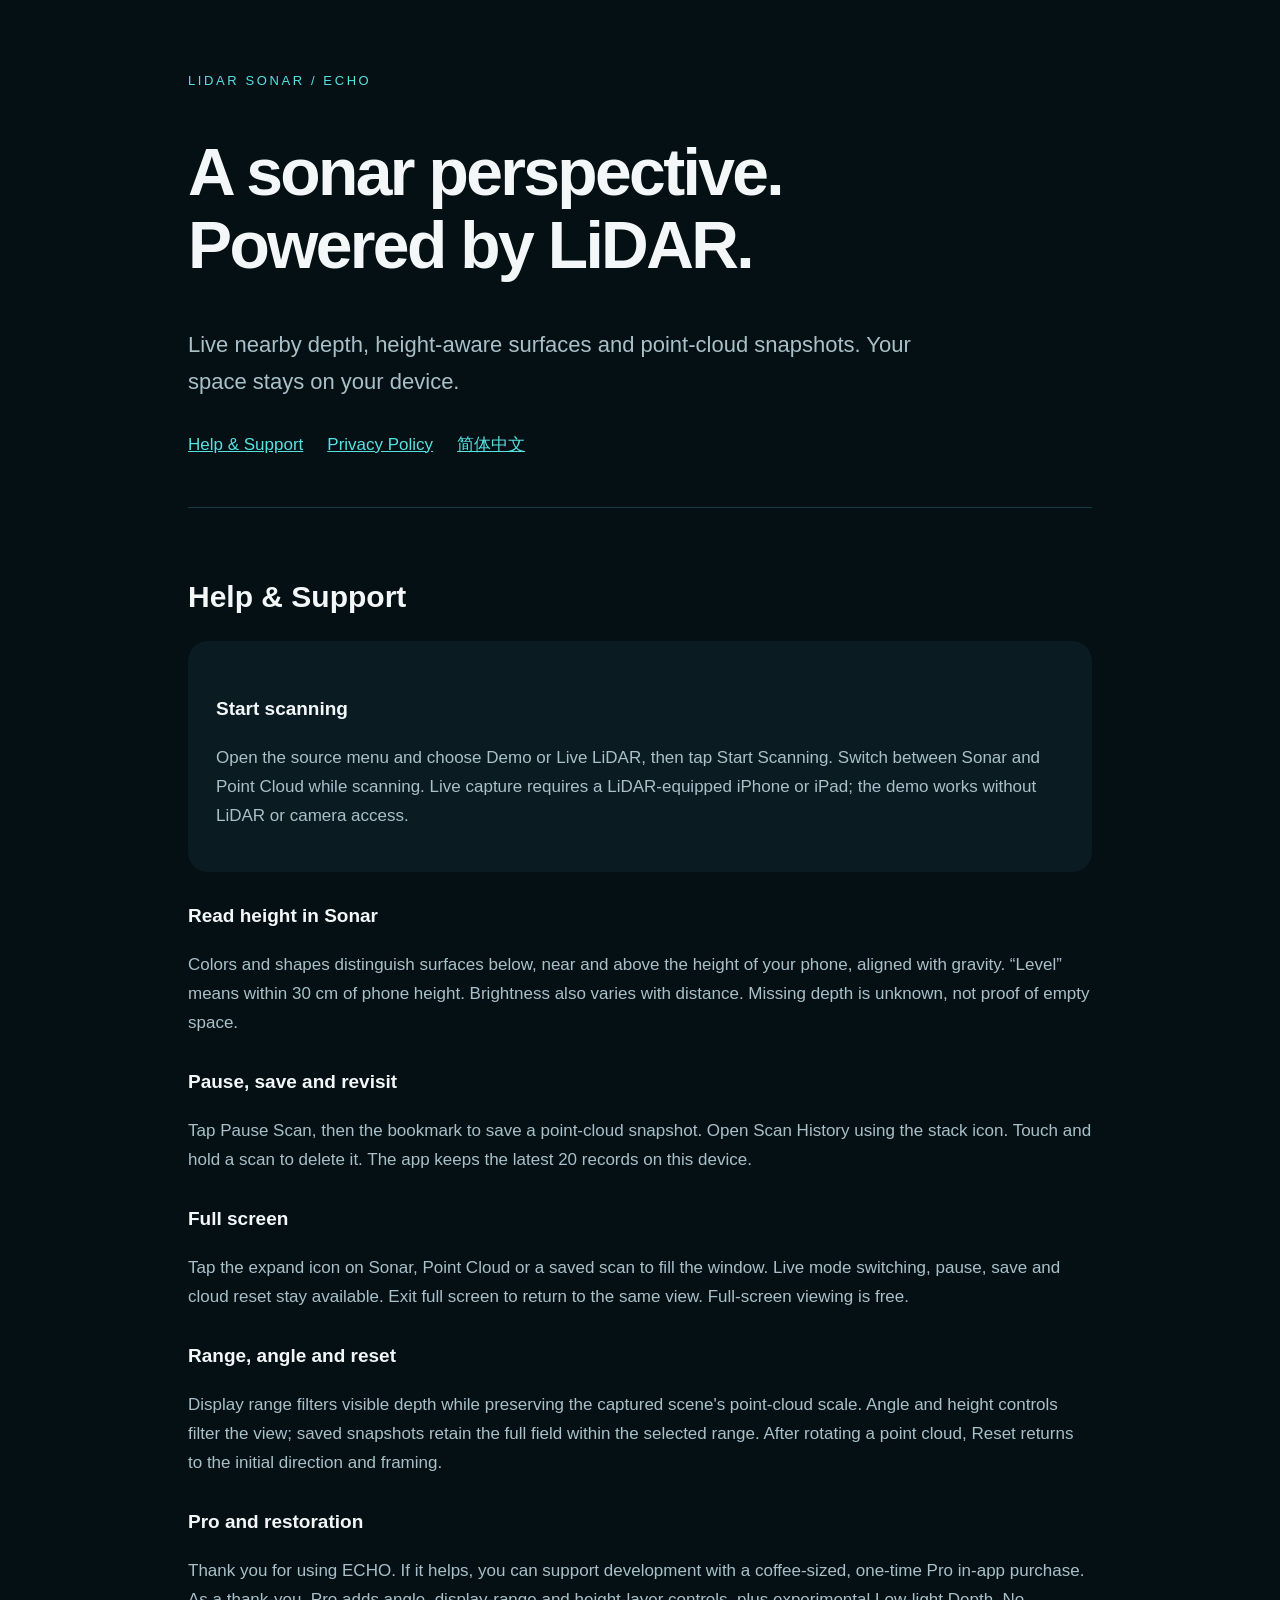
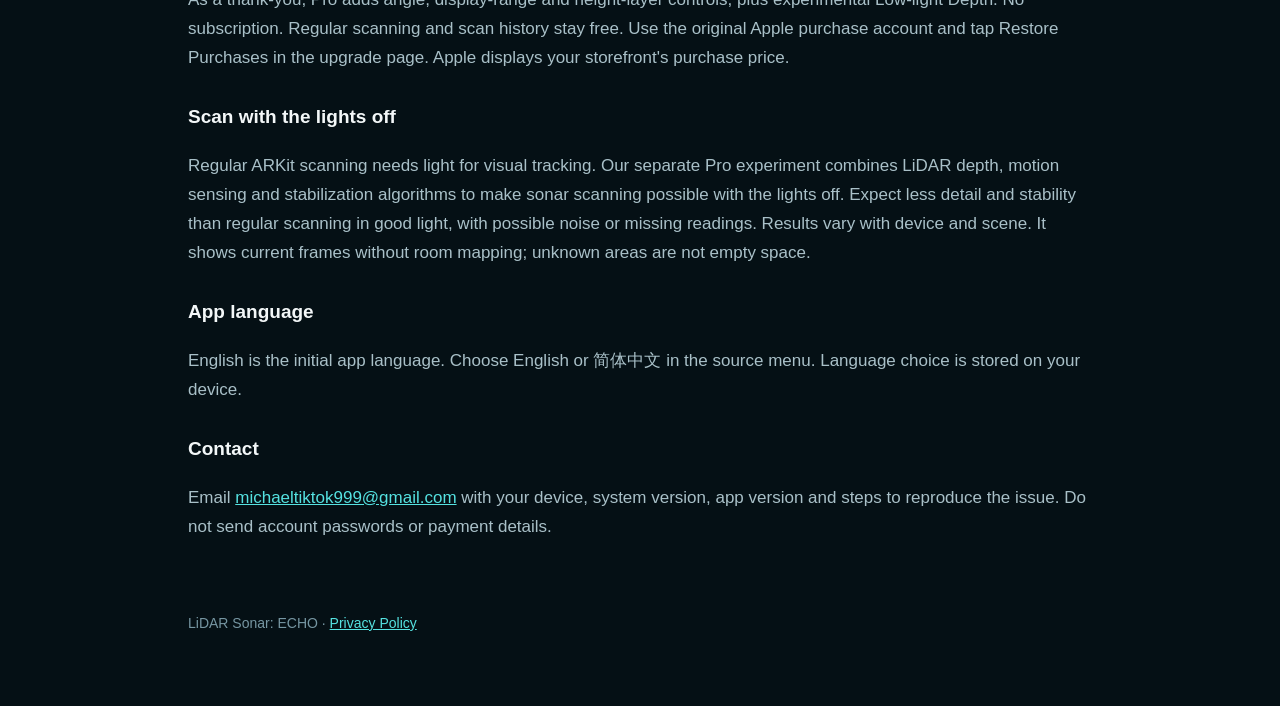
<file: index.html>
<!doctype html><html lang="en"><meta charset="utf-8"><meta name="viewport" content="width=device-width,initial-scale=1"><title>LiDAR Sonar: ECHO — Help & Support</title><style>:root{color-scheme:dark}*{box-sizing:border-box}body{margin:0;background:#051015;color:#f3f7f8;font:17px/1.7 -apple-system,BlinkMacSystemFont,sans-serif}main{max-width:960px;margin:70px auto;padding:0 28px}h1{font-size:clamp(38px,6vw,66px);line-height:1.1;font-weight:600;letter-spacing:-.04em}h2{font-size:30px;line-height:1.25;margin-top:54px}h3{font-size:19px;margin-top:28px}p,li{color:#a9c0c8}a{color:#55e2e1}nav{display:flex;flex-wrap:wrap;gap:24px;margin:30px 0 48px}.tag{color:#55e2e1;letter-spacing:.2em;font-size:13px}section{border-top:1px solid #183a44;padding-top:16px}.lead{font-size:22px;max-width:730px}.card{background:#0a1b22;padding:24px 28px;border-radius:20px;margin:24px 0}.note{font-size:14px}footer{margin:70px 0 24px;color:#7696a2;font-size:14px}</style><main><div class="tag">LIDAR SONAR / ECHO</div><h1>A sonar perspective.<br>Powered by LiDAR.</h1><p class="lead">Live nearby depth, height-aware surfaces and point-cloud snapshots. Your space stays on your device.</p><nav><a href="#support">Help & Support</a><a href="privacy.html">Privacy Policy</a><a href="zh.html">简体中文</a></nav><section id="support"><h2>Help & Support</h2><div class="card"><h3>Start scanning</h3><p>Open the source menu and choose Demo or Live LiDAR, then tap Start Scanning. Switch between Sonar and Point Cloud while scanning. Live capture requires a LiDAR-equipped iPhone or iPad; the demo works without LiDAR or camera access.</p></div><h3>Read height in Sonar</h3><p>Colors and shapes distinguish surfaces below, near and above the height of your phone, aligned with gravity. “Level” means within 30 cm of phone height. Brightness also varies with distance. Missing depth is unknown, not proof of empty space.</p><h3>Pause, save and revisit</h3><p>Tap Pause Scan, then the bookmark to save a point-cloud snapshot. Open Scan History using the stack icon. Touch and hold a scan to delete it. The app keeps the latest 20 records on this device.</p><h3>Full screen</h3><p>Tap the expand icon on Sonar, Point Cloud or a saved scan to fill the window. Live mode switching, pause, save and cloud reset stay available. Exit full screen to return to the same view. Full-screen viewing is free.</p><h3>Range, angle and reset</h3><p>Display range filters visible depth while preserving the captured scene's point-cloud scale. Angle and height controls filter the view; saved snapshots retain the full field within the selected range. After rotating a point cloud, Reset returns to the initial direction and framing.</p><h3>Pro and restoration</h3><p>Thank you for using ECHO. If it helps, you can support development with a coffee-sized, one-time Pro in-app purchase. As a thank-you, Pro adds angle, display-range and height-layer controls, plus experimental Low-light Depth. No subscription. Regular scanning and scan history stay free. Use the original Apple purchase account and tap Restore Purchases in the upgrade page. Apple displays your storefront's purchase price.</p><h3>Scan with the lights off</h3><p>Regular ARKit scanning needs light for visual tracking. Our separate Pro experiment combines LiDAR depth, motion sensing and stabilization algorithms to make sonar scanning possible with the lights off. Expect less detail and stability than regular scanning in good light, with possible noise or missing readings. Results vary with device and scene. It shows current frames without room mapping; unknown areas are not empty space.</p><h3>App language</h3><p>English is the initial app language. Choose English or 简体中文 in the source menu. Language choice is stored on your device.</p><h3>Contact</h3><p>Email <a href="mailto:michaeltiktok999@gmail.com">michaeltiktok999@gmail.com</a> with your device, system version, app version and steps to reproduce the issue. Do not send account passwords or payment details.</p></section><footer>LiDAR Sonar: ECHO · <a href="privacy.html">Privacy Policy</a></footer></main></html>
</file>
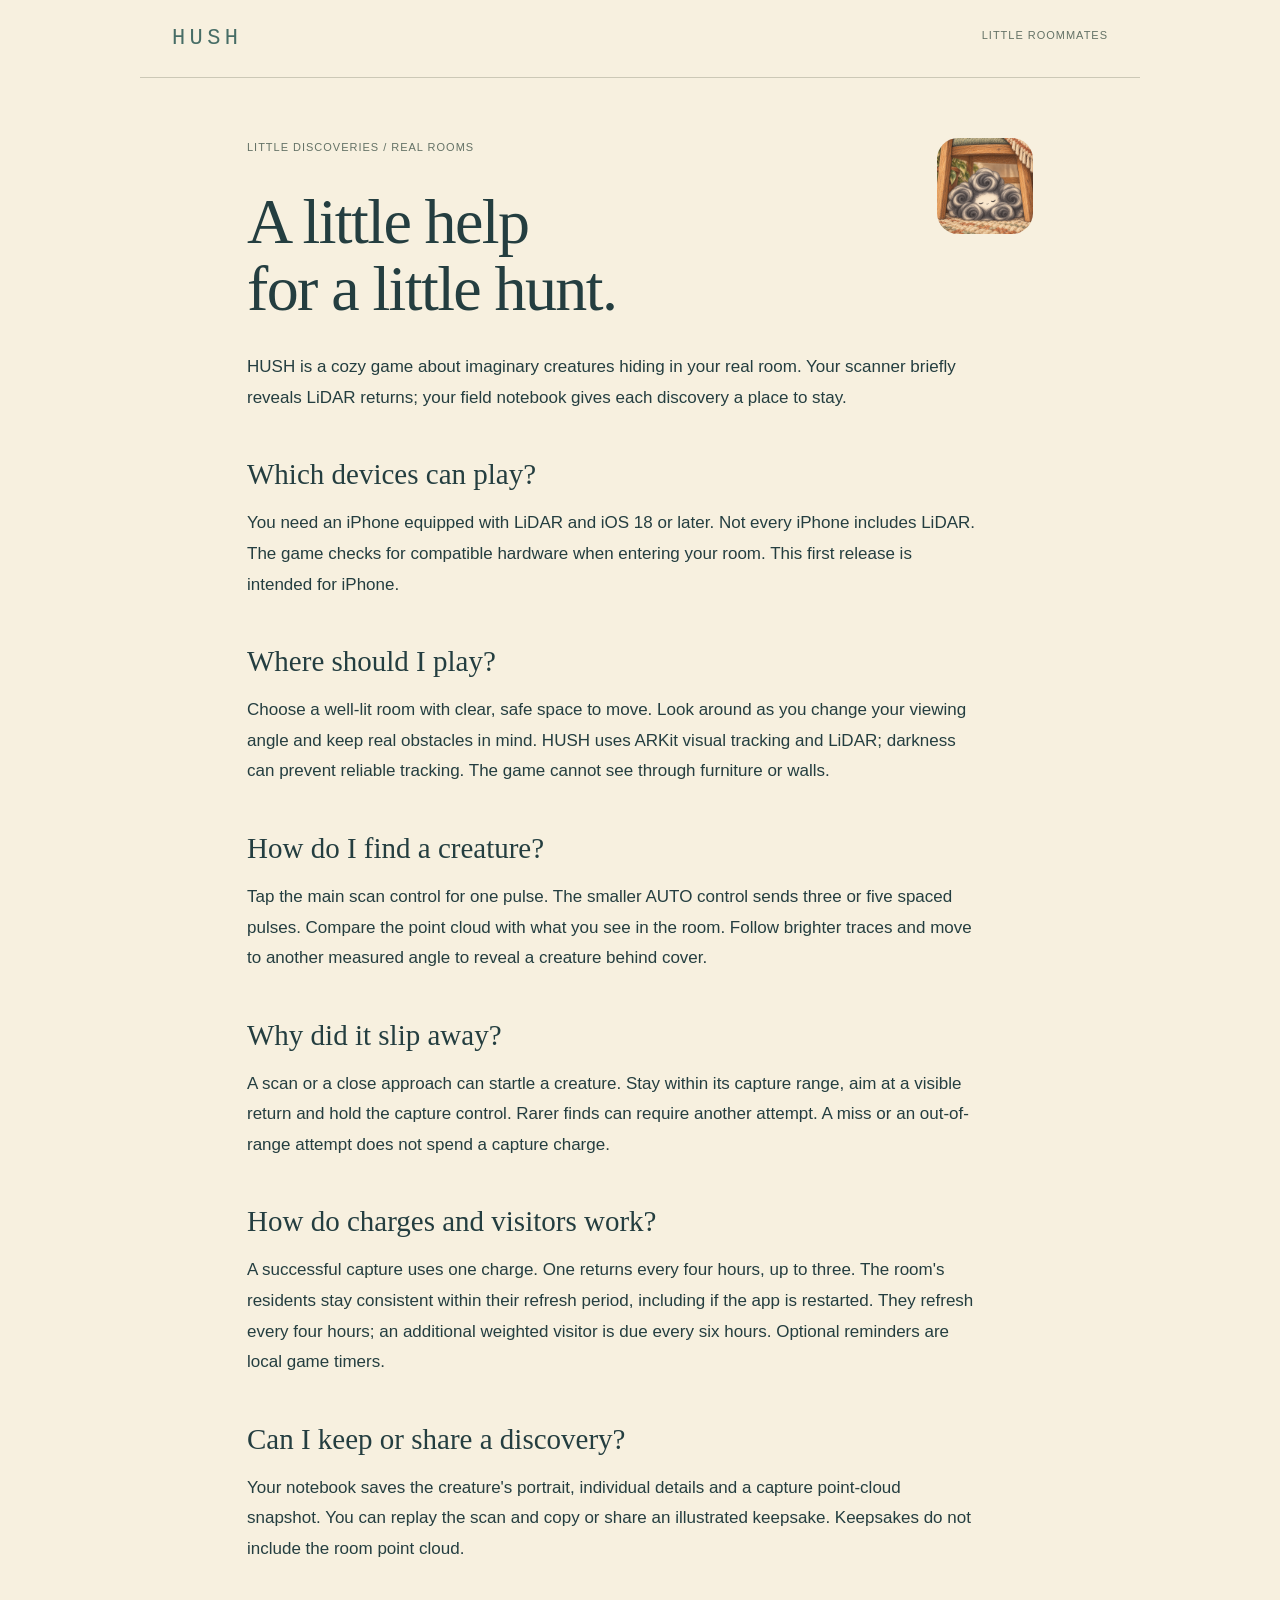
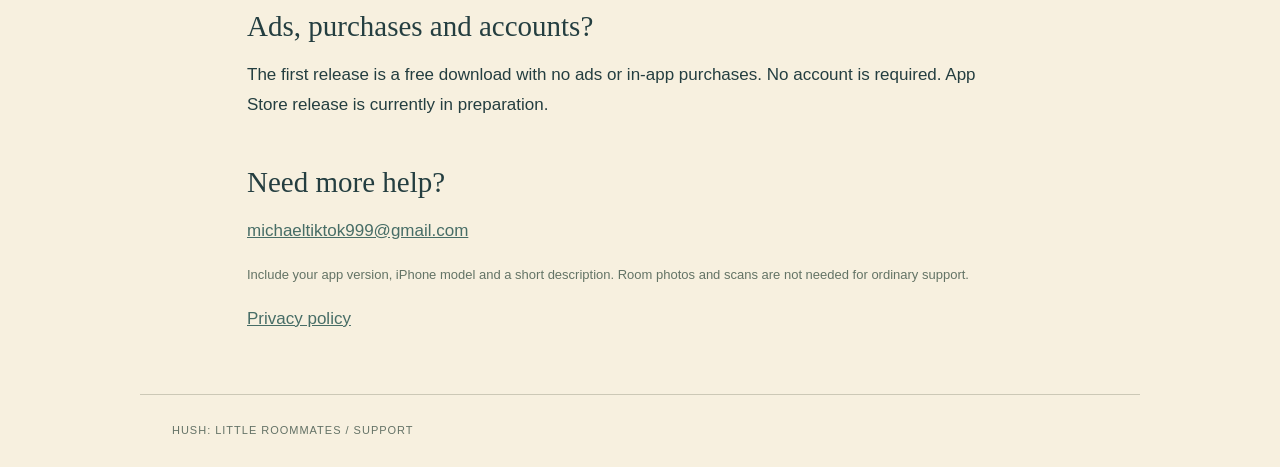
<file: hush/index.html>
<!doctype html><html lang="en"><head><meta charset="utf-8"><meta name="viewport" content="width=device-width,initial-scale=1"><title>HUSH · Support</title><link rel="stylesheet" href="site.css"></head><body><header><a href="index.html">HUSH</a><span>LITTLE ROOMMATES</span></header><main><img src="icon.png" width="96" height="96" alt="HUSH: a little creature asleep under a chair" style="border-radius:22%;float:right;margin:0 0 24px 24px"><p class="eyebrow">LITTLE DISCOVERIES / REAL ROOMS</p><h1>A little help<br>for a little hunt.</h1><p>HUSH is a cozy game about imaginary creatures hiding in your real room. Your scanner briefly reveals LiDAR returns; your field notebook gives each discovery a place to stay.</p><h2>Which devices can play?</h2><p>You need an iPhone equipped with LiDAR and iOS 18 or later. Not every iPhone includes LiDAR. The game checks for compatible hardware when entering your room. This first release is intended for iPhone.</p><h2>Where should I play?</h2><p>Choose a well-lit room with clear, safe space to move. Look around as you change your viewing angle and keep real obstacles in mind. HUSH uses ARKit visual tracking and LiDAR; darkness can prevent reliable tracking. The game cannot see through furniture or walls.</p><h2>How do I find a creature?</h2><p>Tap the main scan control for one pulse. The smaller AUTO control sends three or five spaced pulses. Compare the point cloud with what you see in the room. Follow brighter traces and move to another measured angle to reveal a creature behind cover.</p><h2>Why did it slip away?</h2><p>A scan or a close approach can startle a creature. Stay within its capture range, aim at a visible return and hold the capture control. Rarer finds can require another attempt. A miss or an out-of-range attempt does not spend a capture charge.</p><h2>How do charges and visitors work?</h2><p>A successful capture uses one charge. One returns every four hours, up to three. The room's residents stay consistent within their refresh period, including if the app is restarted. They refresh every four hours; an additional weighted visitor is due every six hours. Optional reminders are local game timers.</p><h2>Can I keep or share a discovery?</h2><p>Your notebook saves the creature's portrait, individual details and a capture point-cloud snapshot. You can replay the scan and copy or share an illustrated keepsake. Keepsakes do not include the room point cloud.</p><h2>Ads, purchases and accounts?</h2><p>The first release is a free download with no ads or in-app purchases. No account is required. App Store release is currently in preparation.</p><h2>Need more help?</h2><p><a href="mailto:michaeltiktok999@gmail.com">michaeltiktok999@gmail.com</a></p><p class="small">Include your app version, iPhone model and a short description. Room photos and scans are not needed for ordinary support.</p><p><a href="privacy.html">Privacy policy</a></p></main><footer>HUSH: LITTLE ROOMMATES / SUPPORT</footer></body></html>
</file>
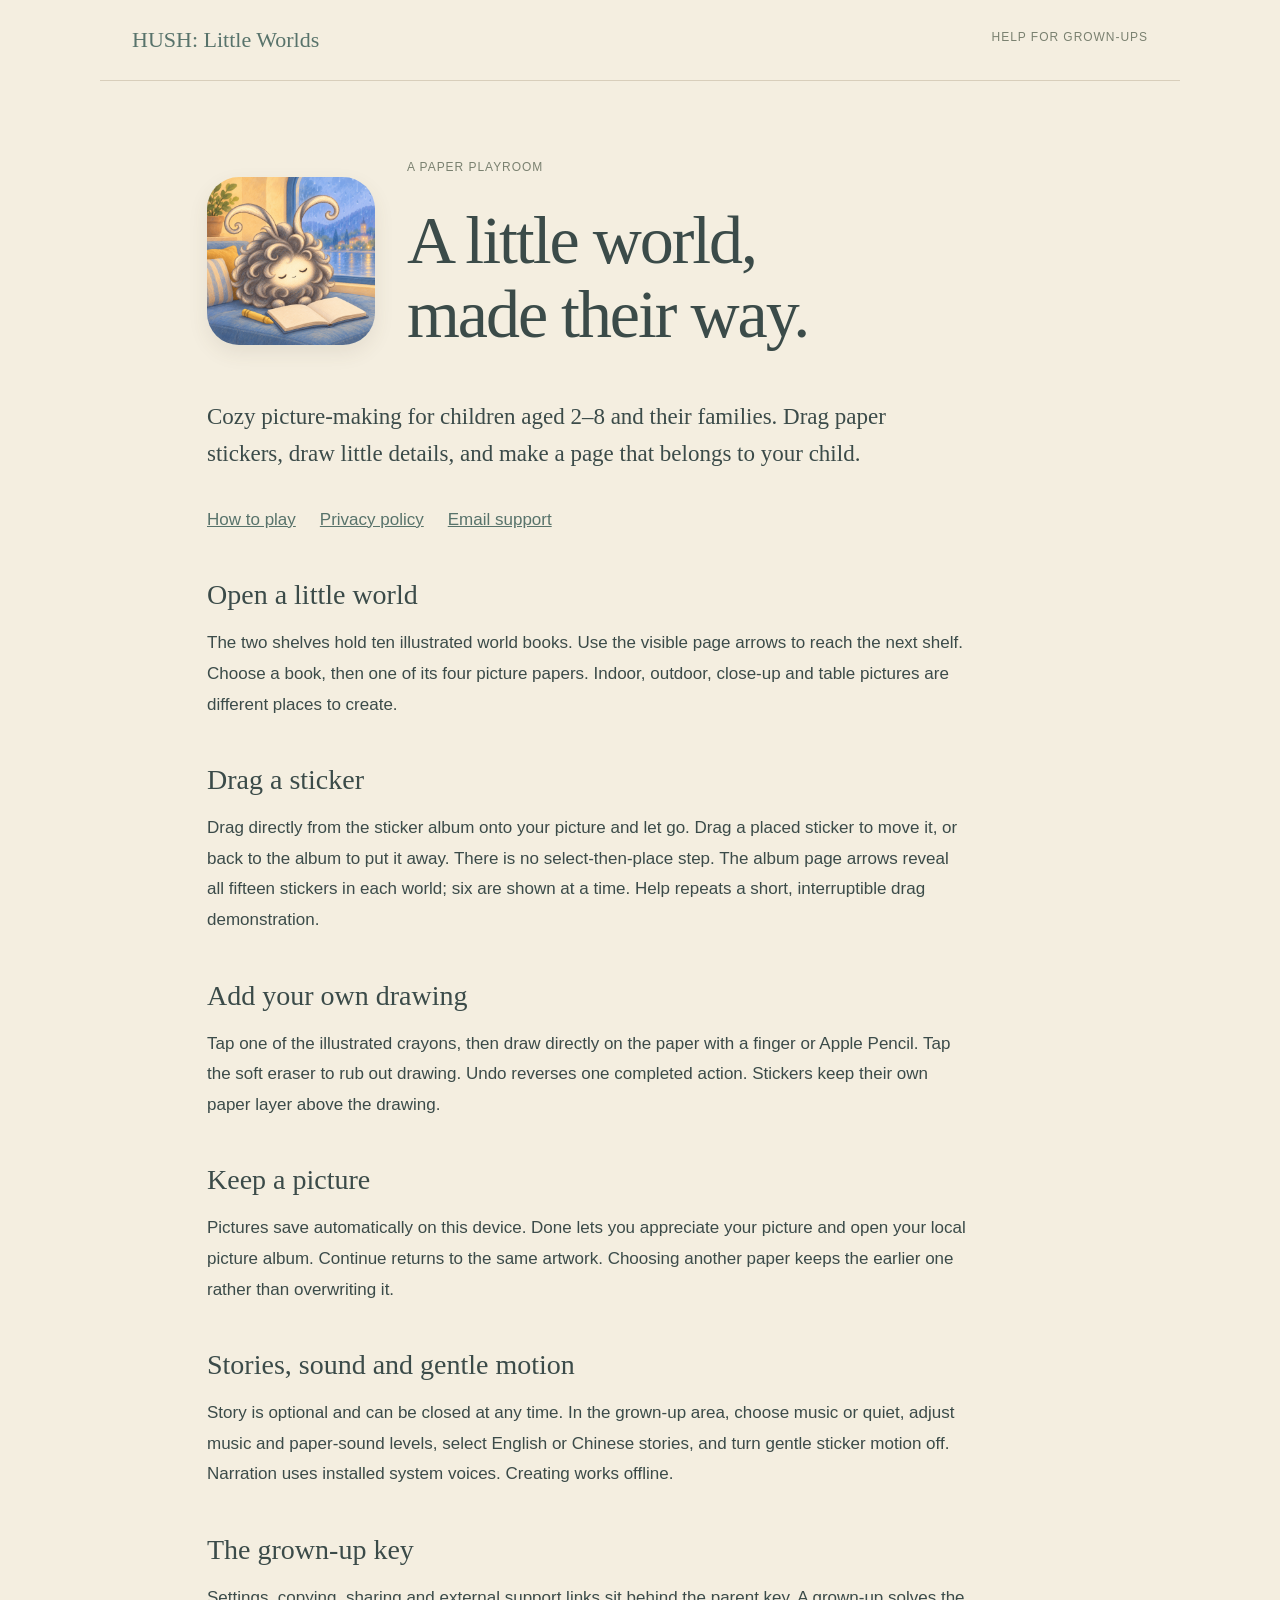
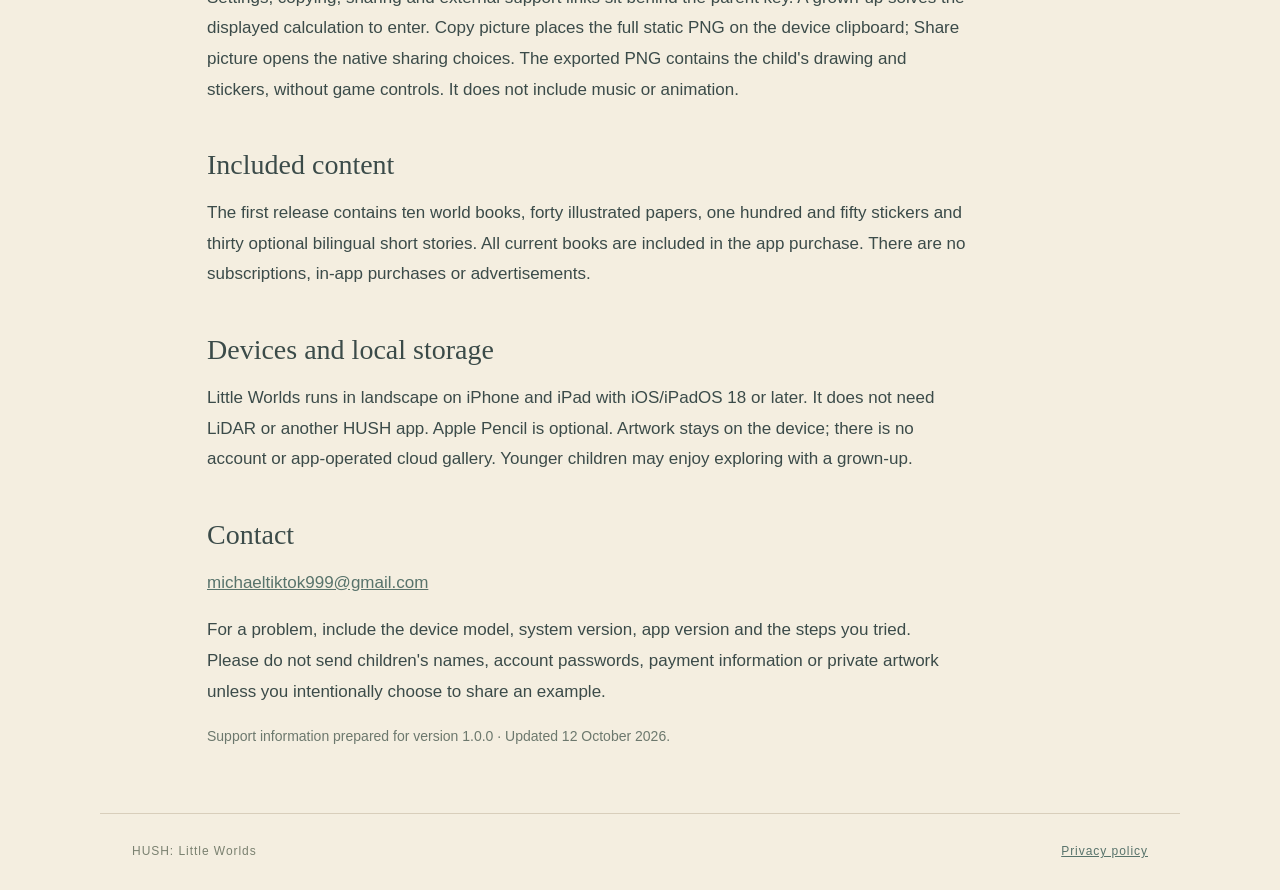
<file: little-worlds/index.html>
<!doctype html><html lang="en"><head><meta charset="utf-8"><meta name="viewport" content="width=device-width,initial-scale=1"><title>HUSH: Little Worlds · Support</title><link rel="stylesheet" href="site.css"></head><body><header><a href="index.html">HUSH: Little Worlds</a><span>HELP FOR GROWN-UPS</span></header><main><div class="intro"><img src="icon.png" alt="A little illustrated friend with an open picture book"><div><p class="eyebrow">A PAPER PLAYROOM</p><h1>A little world,<br>made their way.</h1></div></div><p class="lead">Cozy picture-making for children aged 2–8 and their families. Drag paper stickers, draw little details, and make a page that belongs to your child.</p><nav><a href="#help">How to play</a><a href="privacy.html">Privacy policy</a><a href="mailto:michaeltiktok999@gmail.com?subject=HUSH%20Little%20Worlds%20support">Email support</a></nav><section id="help"><h2>Open a little world</h2><p>The two shelves hold ten illustrated world books. Use the visible page arrows to reach the next shelf. Choose a book, then one of its four picture papers. Indoor, outdoor, close-up and table pictures are different places to create.</p><h2>Drag a sticker</h2><p>Drag directly from the sticker album onto your picture and let go. Drag a placed sticker to move it, or back to the album to put it away. There is no select-then-place step. The album page arrows reveal all fifteen stickers in each world; six are shown at a time. Help repeats a short, interruptible drag demonstration.</p><h2>Add your own drawing</h2><p>Tap one of the illustrated crayons, then draw directly on the paper with a finger or Apple Pencil. Tap the soft eraser to rub out drawing. Undo reverses one completed action. Stickers keep their own paper layer above the drawing.</p><h2>Keep a picture</h2><p>Pictures save automatically on this device. Done lets you appreciate your picture and open your local picture album. Continue returns to the same artwork. Choosing another paper keeps the earlier one rather than overwriting it.</p><h2>Stories, sound and gentle motion</h2><p>Story is optional and can be closed at any time. In the grown-up area, choose music or quiet, adjust music and paper-sound levels, select English or Chinese stories, and turn gentle sticker motion off. Narration uses installed system voices. Creating works offline.</p><h2>The grown-up key</h2><p>Settings, copying, sharing and external support links sit behind the parent key. A grown-up solves the displayed calculation to enter. Copy picture places the full static PNG on the device clipboard; Share picture opens the native sharing choices. The exported PNG contains the child's drawing and stickers, without game controls. It does not include music or animation.</p><h2>Included content</h2><p>The first release contains ten world books, forty illustrated papers, one hundred and fifty stickers and thirty optional bilingual short stories. All current books are included in the app purchase. There are no subscriptions, in-app purchases or advertisements.</p><h2>Devices and local storage</h2><p>Little Worlds runs in landscape on iPhone and iPad with iOS/iPadOS 18 or later. It does not need LiDAR or another HUSH app. Apple Pencil is optional. Artwork stays on the device; there is no account or app-operated cloud gallery. Younger children may enjoy exploring with a grown-up.</p><h2>Contact</h2><p><a href="mailto:michaeltiktok999@gmail.com">michaeltiktok999@gmail.com</a></p><p>For a problem, include the device model, system version, app version and the steps you tried. Please do not send children's names, account passwords, payment information or private artwork unless you intentionally choose to share an example.</p><p class="small">Support information prepared for version 1.0.0 · Updated 12 October 2026.</p></section></main><footer><span>HUSH: Little Worlds</span><a href="privacy.html">Privacy policy</a></footer></body></html>
</file>
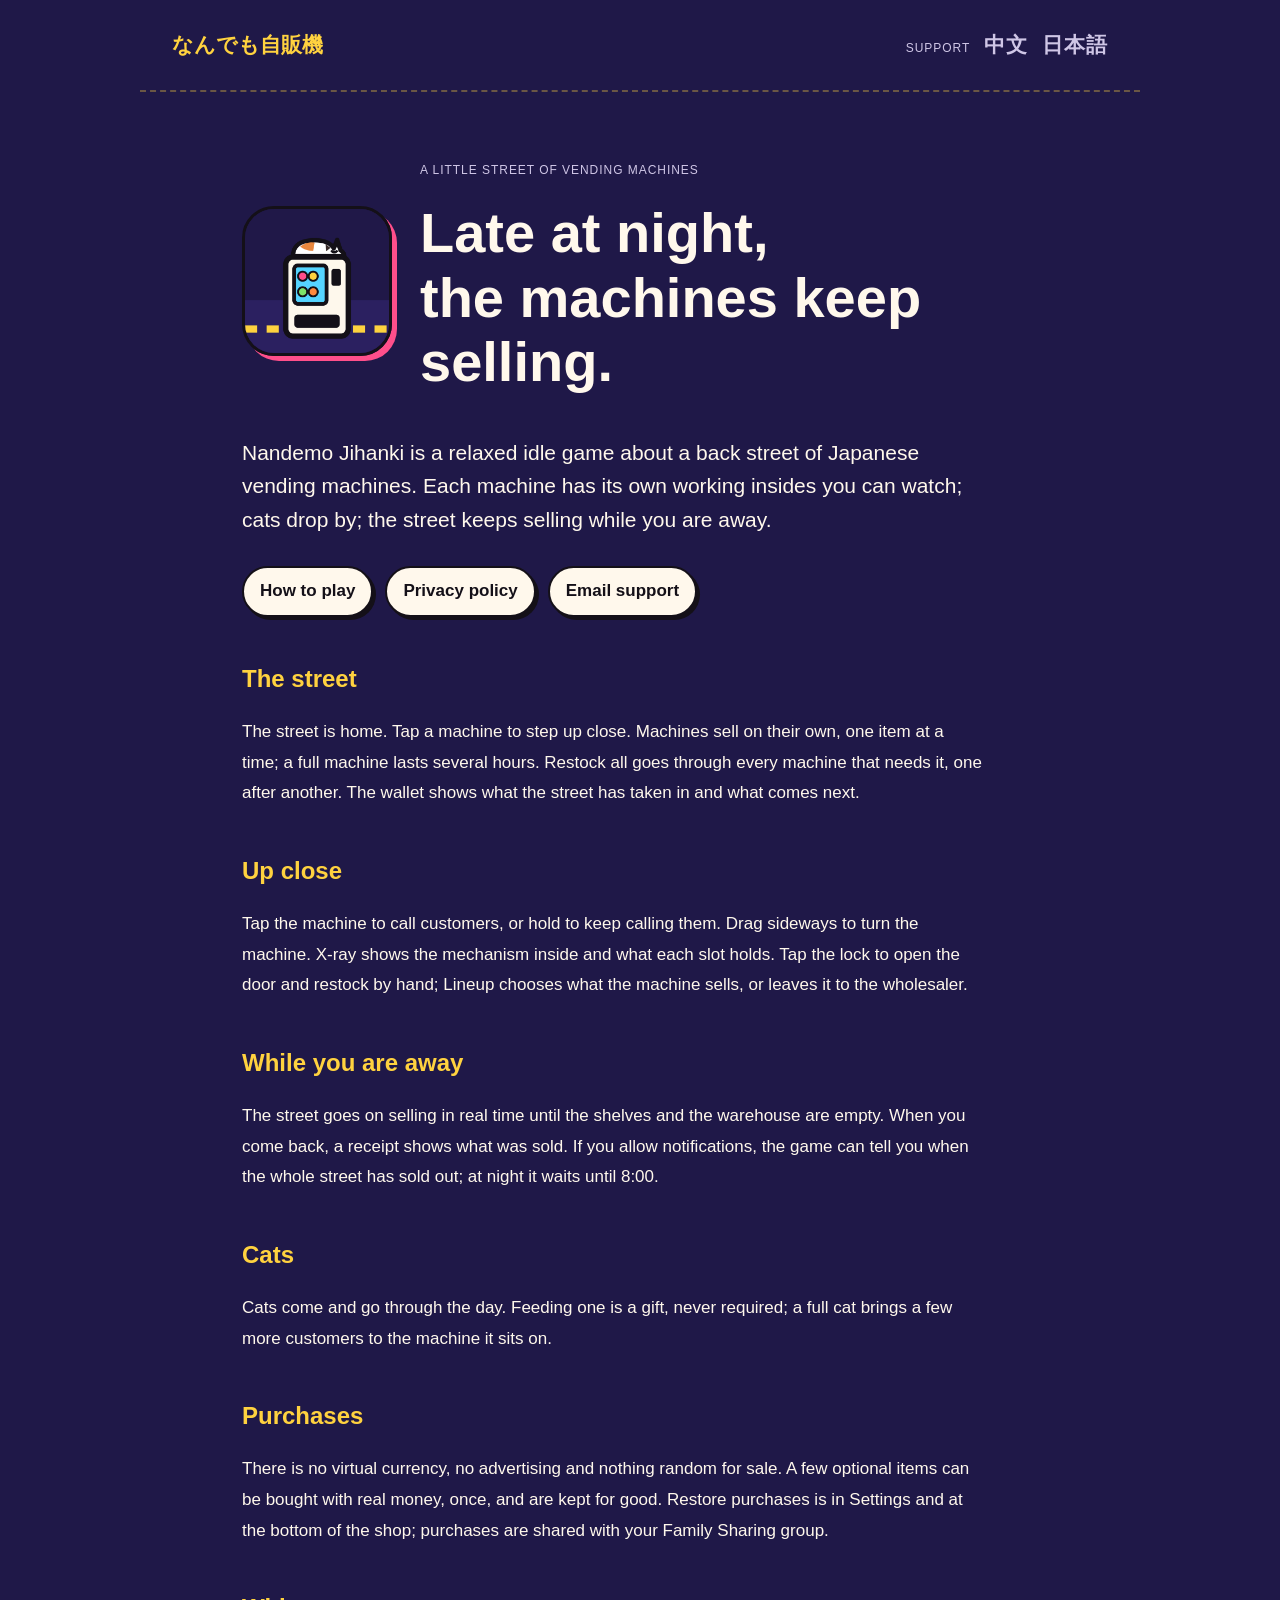
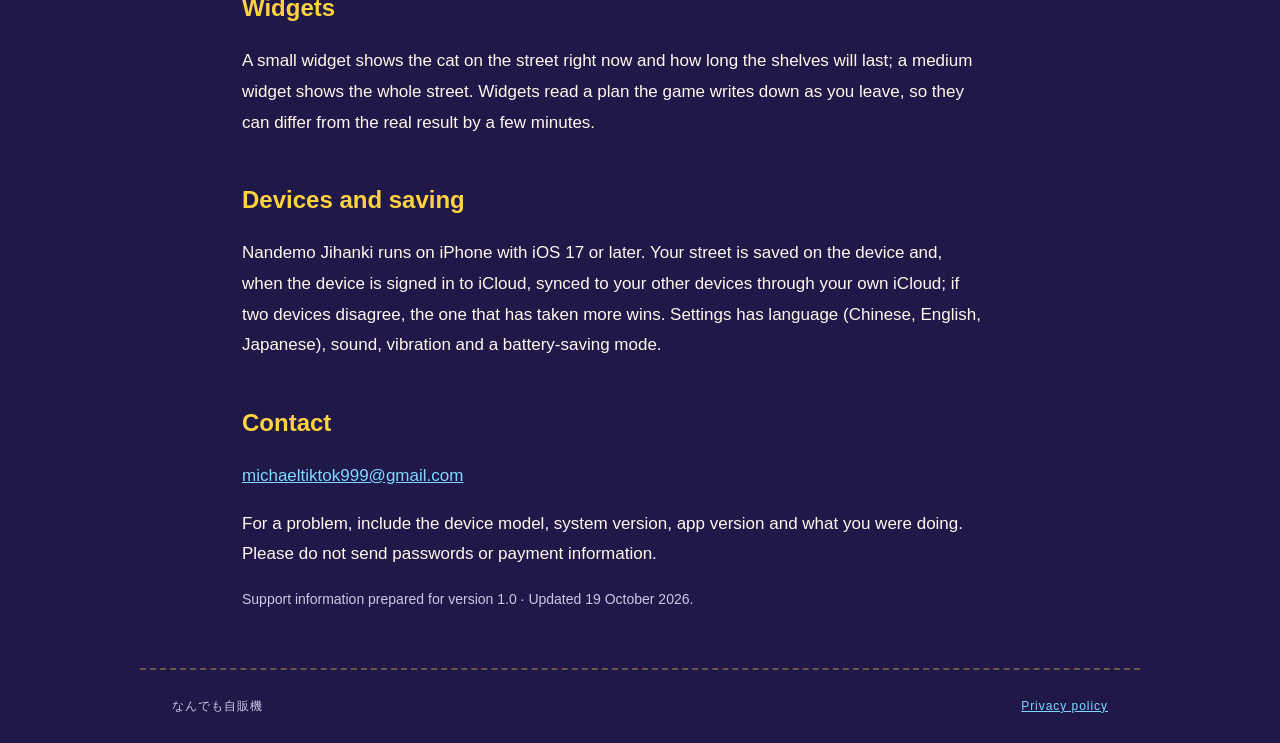
<file: nandemo/index.html>
<!doctype html><html lang="en"><head><meta charset="utf-8"><meta name="viewport" content="width=device-width,initial-scale=1"><title>Nandemo Jihanki · Support</title><link rel="stylesheet" href="site.css"></head><body><header><a href="index.html">なんでも自販機</a><span class="langs">SUPPORT<a href="zh.html">中文</a><a href="ja.html">日本語</a></span></header><main><div class="intro"><img src="icon.png" alt="A vending machine at night with a cat asleep on top"><div><p class="eyebrow">A LITTLE STREET OF VENDING MACHINES</p><h1>Late at night,<br>the machines keep selling.</h1></div></div><p class="lead">Nandemo Jihanki is a relaxed idle game about a back street of Japanese vending machines. Each machine has its own working insides you can watch; cats drop by; the street keeps selling while you are away.</p><nav><a href="#help">How to play</a><a href="privacy.html">Privacy policy</a><a href="mailto:michaeltiktok999@gmail.com?subject=Nandemo%20Jihanki%20support">Email support</a></nav><section id="help"><h2>The street</h2><p>The street is home. Tap a machine to step up close. Machines sell on their own, one item at a time; a full machine lasts several hours. Restock all goes through every machine that needs it, one after another. The wallet shows what the street has taken in and what comes next.</p><h2>Up close</h2><p>Tap the machine to call customers, or hold to keep calling them. Drag sideways to turn the machine. X-ray shows the mechanism inside and what each slot holds. Tap the lock to open the door and restock by hand; Lineup chooses what the machine sells, or leaves it to the wholesaler.</p><h2>While you are away</h2><p>The street goes on selling in real time until the shelves and the warehouse are empty. When you come back, a receipt shows what was sold. If you allow notifications, the game can tell you when the whole street has sold out; at night it waits until 8:00.</p><h2>Cats</h2><p>Cats come and go through the day. Feeding one is a gift, never required; a full cat brings a few more customers to the machine it sits on.</p><h2>Purchases</h2><p>There is no virtual currency, no advertising and nothing random for sale. A few optional items can be bought with real money, once, and are kept for good. Restore purchases is in Settings and at the bottom of the shop; purchases are shared with your Family Sharing group.</p><h2>Widgets</h2><p>A small widget shows the cat on the street right now and how long the shelves will last; a medium widget shows the whole street. Widgets read a plan the game writes down as you leave, so they can differ from the real result by a few minutes.</p><h2>Devices and saving</h2><p>Nandemo Jihanki runs on iPhone with iOS 17 or later. Your street is saved on the device and, when the device is signed in to iCloud, synced to your other devices through your own iCloud; if two devices disagree, the one that has taken more wins. Settings has language (Chinese, English, Japanese), sound, vibration and a battery-saving mode.</p><h2>Contact</h2><p><a href="mailto:michaeltiktok999@gmail.com">michaeltiktok999@gmail.com</a></p><p>For a problem, include the device model, system version, app version and what you were doing. Please do not send passwords or payment information.</p><p class="small">Support information prepared for version 1.0 · Updated 19 October 2026.</p></section></main><footer><span>なんでも自販機</span><a href="privacy.html">Privacy policy</a></footer></body></html>
</file>
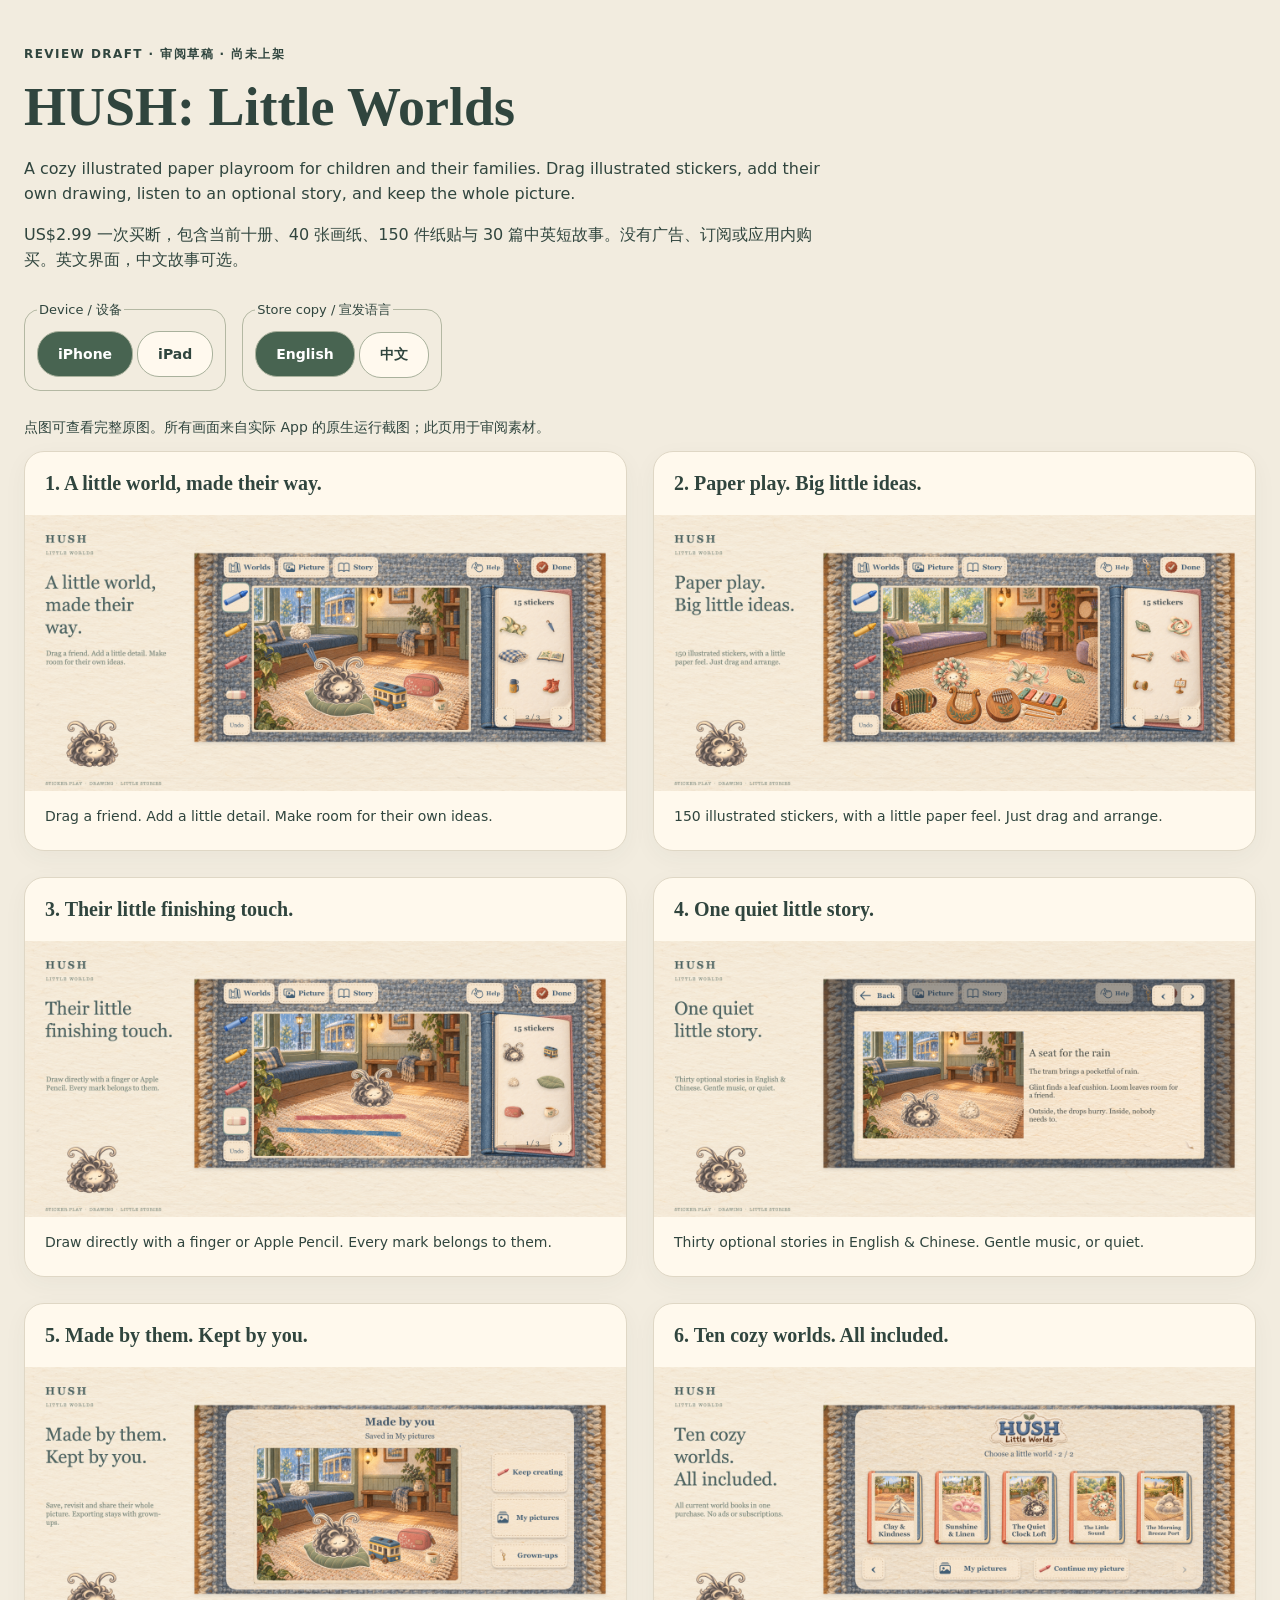
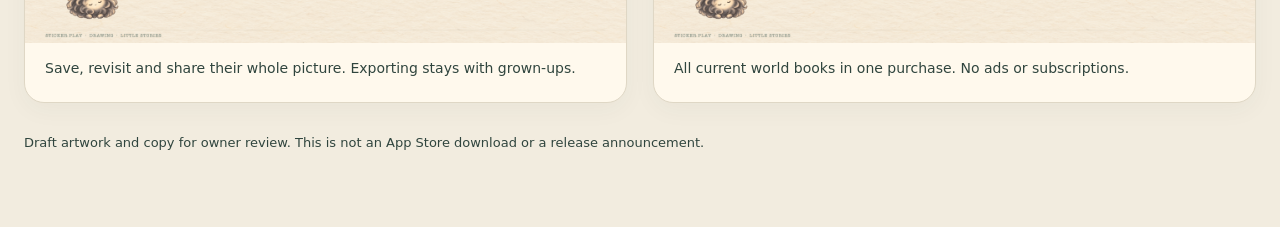
<file: little-worlds/review/index.html>
<!doctype html>
<html lang="en"><meta charset="utf-8"><meta name="viewport" content="width=device-width,initial-scale=1">
<meta name="robots" content="noindex,nofollow"><title>HUSH: Little Worlds — artwork review</title>
<style>
*{box-sizing:border-box}body{margin:0;background:#f2ecdf;color:#30453e;font-family:Georgia,serif;line-height:1.55}
main{max-width:1440px;margin:auto;padding:34px 24px 64px}.draft{font:700 12px system-ui;letter-spacing:.12em;text-transform:uppercase}
h1{font-size:clamp(30px,5vw,54px);line-height:1.12;margin:14px 0 20px}.intro{max-width:820px;font-family:system-ui;font-size:16px}
nav{display:flex;gap:16px;flex-wrap:wrap;margin:28px 0}fieldset{border:1px solid #b4b8a3;border-radius:16px;padding:12px;margin:0}
legend{font:13px system-ui}button{font:600 14px system-ui;border:1px solid #a9b19c;border-radius:22px;background:#fff9ee;color:#30453e;padding:12px 20px;cursor:pointer;min-height:46px}
button[aria-pressed=true]{background:#486451;color:#fff}button:focus-visible,a:focus-visible{outline:3px solid #b78042;outline-offset:4px}
.grid{display:grid;grid-template-columns:1fr 1fr;gap:26px}article{background:#fff9ed;border:1px solid #dfd7c5;border-radius:20px;overflow:hidden;box-shadow:0 7px 24px #31463f0b}
article h2{font-size:20px;padding:16px 20px;margin:0}article img{display:block;width:100%;height:auto}article .detail{font:14px/1.6 system-ui;padding:0 20px 8px}.hint{font:14px system-ui}.footer{margin-top:32px;font:13px system-ui}
@media(max-width:760px){main{padding:24px 16px 42px}.grid{grid-template-columns:1fr}nav{gap:12px}fieldset{width:100%}article h2{font-size:18px}}
</style><main><p class="draft">Review draft · 审阅草稿 · 尚未上架</p><h1>HUSH: Little Worlds</h1>
<p class="intro">A cozy illustrated paper playroom for children and their families. Drag illustrated stickers, add their own drawing, listen to an optional story, and keep the whole picture.</p>
<p class="intro">US$2.99 一次买断，包含当前十册、40 张画纸、150 件纸贴与 30 篇中英短故事。没有广告、订阅或应用内购买。英文界面，中文故事可选。</p>
<nav aria-label="Preview options"><fieldset><legend>Device / 设备</legend><button data-device="iphone" aria-pressed="true">iPhone</button> <button data-device="ipad" aria-pressed="false">iPad</button></fieldset>
<fieldset><legend>Store copy / 宣发语言</legend><button data-locale="en-US" aria-pressed="true">English</button> <button data-locale="zh-Hans" aria-pressed="false">中文</button></fieldset></nav>
<p class="hint">点图可查看完整原图。所有画面来自实际 App 的原生运行截图；此页用于审阅素材。</p>
<section class="grid" aria-label="Six promotional images"><article><h2>1. A little world, made their way.</h2><a class="full" target="_blank" rel="noopener" href="images/en-US/iphone-01-their-little-world.png"><img loading="eager" src="images/en-US/iphone-01-their-little-world.png" alt="A little world, made their way."></a><p class="detail">Drag a friend. Add a little detail. Make room for their own ideas.</p></article>
<article><h2>2. Paper play. Big little ideas.</h2><a class="full" target="_blank" rel="noopener" href="images/en-US/iphone-02-paper-play.png"><img loading="lazy" src="images/en-US/iphone-02-paper-play.png" alt="Paper play. Big little ideas."></a><p class="detail">150 illustrated stickers, with a little paper feel. Just drag and arrange.</p></article>
<article><h2>3. Their little finishing touch.</h2><a class="full" target="_blank" rel="noopener" href="images/en-US/iphone-03-add-their-drawing.png"><img loading="lazy" src="images/en-US/iphone-03-add-their-drawing.png" alt="Their little finishing touch."></a><p class="detail">Draw directly with a finger or Apple Pencil. Every mark belongs to them.</p></article>
<article><h2>4. One quiet little story.</h2><a class="full" target="_blank" rel="noopener" href="images/en-US/iphone-04-quiet-stories.png"><img loading="lazy" src="images/en-US/iphone-04-quiet-stories.png" alt="One quiet little story."></a><p class="detail">Thirty optional stories in English &amp; Chinese. Gentle music, or quiet.</p></article>
<article><h2>5. Made by them. Kept by you.</h2><a class="full" target="_blank" rel="noopener" href="images/en-US/iphone-05-keep-their-picture.png"><img loading="lazy" src="images/en-US/iphone-05-keep-their-picture.png" alt="Made by them. Kept by you."></a><p class="detail">Save, revisit and share their whole picture. Exporting stays with grown-ups.</p></article>
<article><h2>6. Ten cozy worlds. All included.</h2><a class="full" target="_blank" rel="noopener" href="images/en-US/iphone-06-ten-cozy-worlds.png"><img loading="lazy" src="images/en-US/iphone-06-ten-cozy-worlds.png" alt="Ten cozy worlds. All included."></a><p class="detail">All current world books in one purchase. No ads or subscriptions.</p></article></section>
<p class="footer">Draft artwork and copy for owner review. This is not an App Store download or a release announcement.</p></main>
<script>
const plans=[{"id": "01-their-little-world", "screenshot": "painted-01-room-real-sticker-composition", "titleEN": "A little world,\nmade their way.", "detailEN": "Drag a friend. Add a little detail. Make room for their own ideas.", "titleZH": "小小世界，\n按自己的\n想法来。", "detailZH": "拖入一个小伙伴，添上小细节。把想法留在这一页。"}, {"id": "02-paper-play", "screenshot": "world-music-workshop-native-depth-and-interface", "titleEN": "Paper play.\nBig little ideas.", "detailEN": "150 illustrated stickers, with a little paper feel. Just drag and arrange.", "titleZH": "纸贴的手感，\n大大的\n小想法。", "detailZH": "一百五十件插画纸贴，直接拖入，随心布置。"}, {"id": "03-add-their-drawing", "screenshot": "02-made-with-real-drags-and-wax", "titleEN": "Their little\nfinishing touch.", "detailEN": "Draw directly with a finger or Apple Pencil. Every mark belongs to them.", "titleZH": "最后的小细节，\n交给他们。", "detailZH": "用手指或 Apple Pencil 直接画。每一笔都来自孩子。"}, {"id": "04-quiet-stories", "screenshot": "03-optional-local-story", "titleEN": "One quiet\nlittle story.", "detailEN": "Thirty optional stories in English & Chinese. Gentle music, or quiet.", "titleZH": "听一个\n安静的\n小故事。", "detailZH": "三十篇可选中英短故事。温柔音乐，或者保持安静。"}, {"id": "05-keep-their-picture", "screenshot": "painted-02-finished-same-paper-picture", "titleEN": "Made by them.\nKept by you.", "detailEN": "Save, revisit and share their whole picture. Exporting stays with grown-ups.", "titleZH": "他们来创作，\n你来珍藏。", "detailZH": "保存、继续创作，分享完整图片。导出留给家长。"}, {"id": "06-ten-cozy-worlds", "screenshot": "shelf-2-five-large-books", "titleEN": "Ten cozy worlds.\nAll included.", "detailEN": "All current world books in one purchase. No ads or subscriptions.", "titleZH": "十册暖暖世界，\n全部包含。", "detailZH": "一次购买，包含当前十册。没有广告，也没有订阅。"}];let device='iphone',locale='en-US';
function render(){document.querySelectorAll('article').forEach((card,i)=>{const p=plans[i];const zh=locale==='zh-Hans';const title=(zh?p.titleZH:p.titleEN).replaceAll('\n',' ');const url='images/'+locale+'/'+device+'-'+p.id+'.png';card.querySelector('h2').textContent=(i+1)+'. '+title;card.querySelector('img').src=url;card.querySelector('img').alt=title;card.querySelector('a').href=url;card.querySelector('.detail').textContent=zh?p.detailZH:p.detailEN});document.querySelectorAll('[data-device]').forEach(b=>b.setAttribute('aria-pressed',b.dataset.device===device));document.querySelectorAll('[data-locale]').forEach(b=>b.setAttribute('aria-pressed',b.dataset.locale===locale))}
document.querySelectorAll('[data-device]').forEach(b=>b.addEventListener('click',()=>{device=b.dataset.device;render()}));document.querySelectorAll('[data-locale]').forEach(b=>b.addEventListener('click',()=>{locale=b.dataset.locale;render()}));
</script></html>
</file>
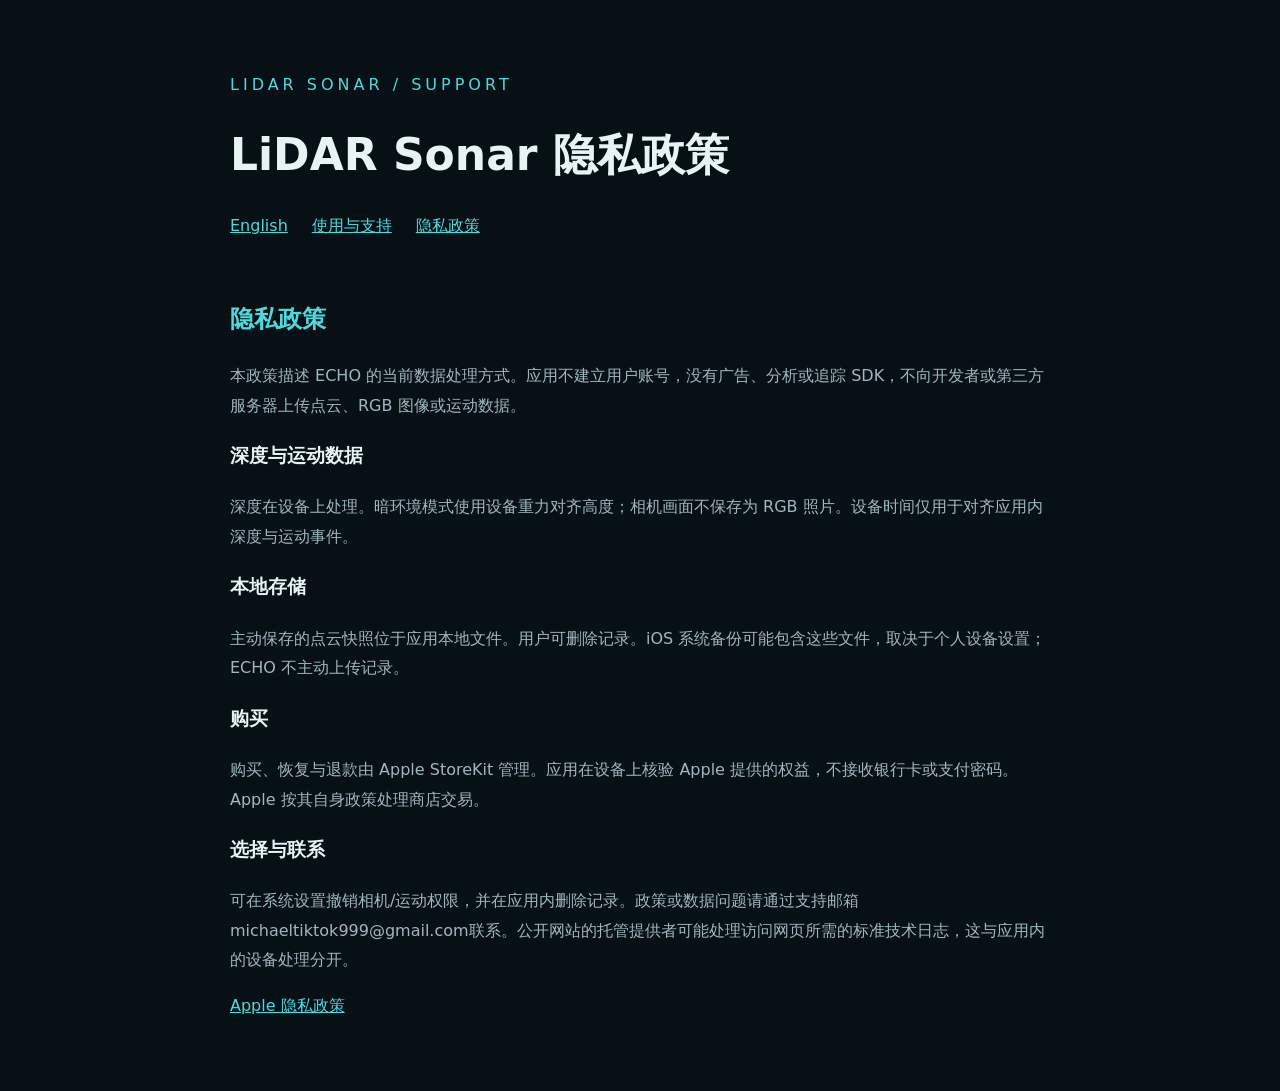
<file: privacy-zh.html>
<!doctype html><html lang="zh-Hans"><meta charset="utf-8"><meta name="viewport" content="width=device-width,initial-scale=1"><title>ECHO · 支持与隐私</title>
<style>body{margin:0;background:#071015;color:#e7f4f4;font:16px/1.85 system-ui,-apple-system,sans-serif}main{max-width:820px;margin:auto;padding:70px 28px}h1{font-size:44px;line-height:1.2}h2{margin-top:56px;color:#50d9dd}p{color:#9eb7c0}a{color:#50d9dd}nav{display:flex;gap:24px}.notice{padding:16px 22px;border:1px solid #365158;border-radius:16px;color:#b8ced3}.tag{letter-spacing:.25em;color:#50d9dd}</style>
<main><div class="tag">LIDAR SONAR / SUPPORT</div><h1>LiDAR Sonar 隐私政策</h1><nav><a href="privacy.html">English</a><a href="zh.html#support">使用与支持</a><a href="#privacy">隐私政策</a></nav>
<section id="privacy"><h2>隐私政策</h2><p>本政策描述 ECHO 的当前数据处理方式。应用不建立用户账号，没有广告、分析或追踪 SDK，不向开发者或第三方服务器上传点云、RGB 图像或运动数据。</p><h3>深度与运动数据</h3><p>深度在设备上处理。暗环境模式使用设备重力对齐高度；相机画面不保存为 RGB 照片。设备时间仅用于对齐应用内深度与运动事件。</p><h3>本地存储</h3><p>主动保存的点云快照位于应用本地文件。用户可删除记录。iOS 系统备份可能包含这些文件，取决于个人设备设置；ECHO 不主动上传记录。</p><h3>购买</h3><p>购买、恢复与退款由 Apple StoreKit 管理。应用在设备上核验 Apple 提供的权益，不接收银行卡或支付密码。Apple 按其自身政策处理商店交易。</p><h3>选择与联系</h3><p>可在系统设置撤销相机/运动权限，并在应用内删除记录。政策或数据问题请通过支持邮箱 michaeltiktok999@gmail.com联系。公开网站的托管提供者可能处理访问网页所需的标准技术日志，这与应用内的设备处理分开。</p><a href="https://www.apple.com/legal/privacy/">Apple 隐私政策</a></section></main></html>
</file>
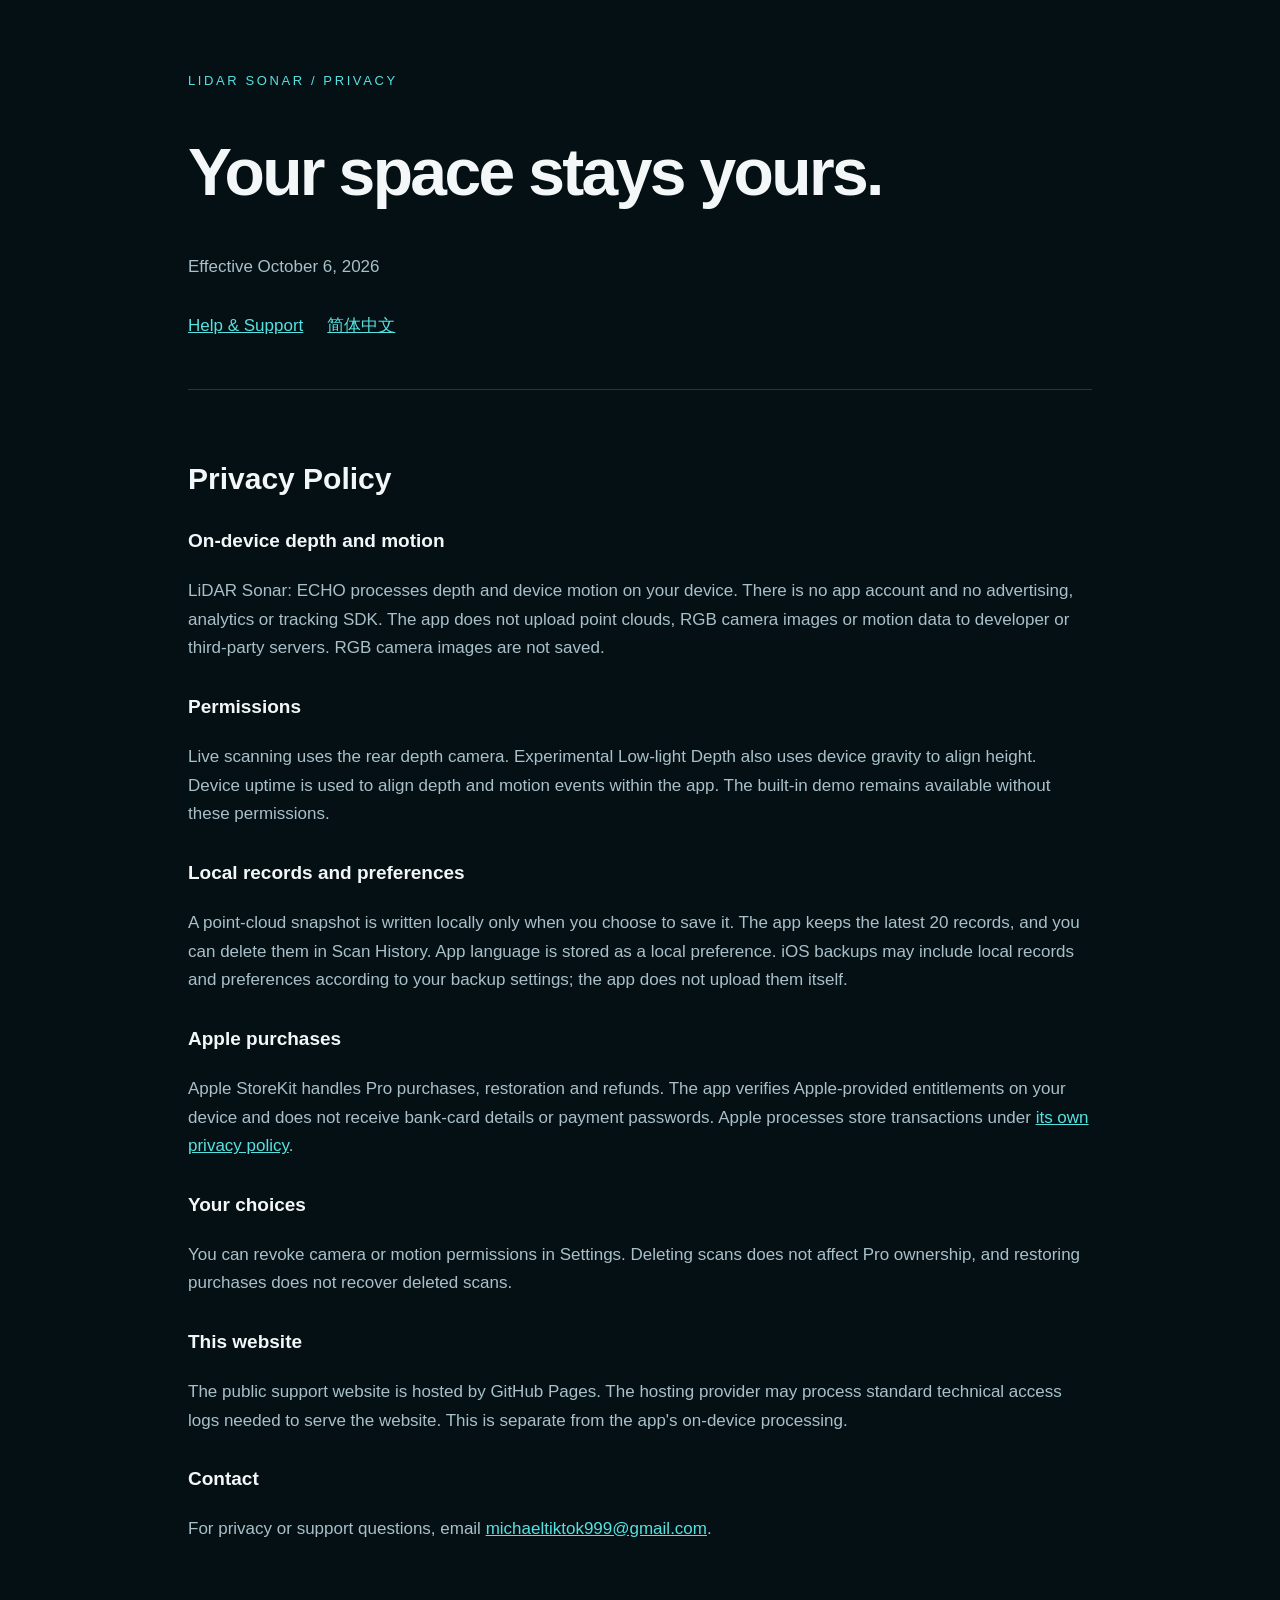
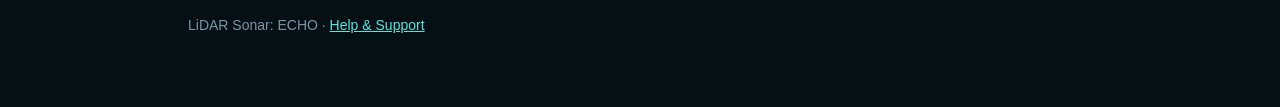
<file: privacy.html>
<!doctype html><html lang="en"><meta charset="utf-8"><meta name="viewport" content="width=device-width,initial-scale=1"><title>LiDAR Sonar: ECHO — Privacy Policy</title><style>:root{color-scheme:dark}*{box-sizing:border-box}body{margin:0;background:#051015;color:#f3f7f8;font:17px/1.7 -apple-system,BlinkMacSystemFont,sans-serif}main{max-width:960px;margin:70px auto;padding:0 28px}h1{font-size:clamp(38px,6vw,66px);line-height:1.1;font-weight:600;letter-spacing:-.04em}h2{font-size:30px;line-height:1.25;margin-top:54px}h3{font-size:19px;margin-top:28px}p,li{color:#a9c0c8}a{color:#55e2e1}nav{display:flex;flex-wrap:wrap;gap:24px;margin:30px 0 48px}.tag{color:#55e2e1;letter-spacing:.2em;font-size:13px}section{border-top:1px solid #183a44;padding-top:16px}.lead{font-size:22px;max-width:730px}.card{background:#0a1b22;padding:24px 28px;border-radius:20px;margin:24px 0}.note{font-size:14px}footer{margin:70px 0 24px;color:#7696a2;font-size:14px}</style><main><div class="tag">LIDAR SONAR / PRIVACY</div><h1>Your space stays yours.</h1><p>Effective October 6, 2026</p><nav><a href="index.html#support">Help & Support</a><a href="privacy-zh.html">简体中文</a></nav><section><h2>Privacy Policy</h2><h3>On-device depth and motion</h3><p>LiDAR Sonar: ECHO processes depth and device motion on your device. There is no app account and no advertising, analytics or tracking SDK. The app does not upload point clouds, RGB camera images or motion data to developer or third-party servers. RGB camera images are not saved.</p><h3>Permissions</h3><p>Live scanning uses the rear depth camera. Experimental Low-light Depth also uses device gravity to align height. Device uptime is used to align depth and motion events within the app. The built-in demo remains available without these permissions.</p><h3>Local records and preferences</h3><p>A point-cloud snapshot is written locally only when you choose to save it. The app keeps the latest 20 records, and you can delete them in Scan History. App language is stored as a local preference. iOS backups may include local records and preferences according to your backup settings; the app does not upload them itself.</p><h3>Apple purchases</h3><p>Apple StoreKit handles Pro purchases, restoration and refunds. The app verifies Apple-provided entitlements on your device and does not receive bank-card details or payment passwords. Apple processes store transactions under <a href="https://www.apple.com/legal/privacy/">its own privacy policy</a>.</p><h3>Your choices</h3><p>You can revoke camera or motion permissions in Settings. Deleting scans does not affect Pro ownership, and restoring purchases does not recover deleted scans.</p><h3>This website</h3><p>The public support website is hosted by GitHub Pages. The hosting provider may process standard technical access logs needed to serve the website. This is separate from the app's on-device processing.</p><h3>Contact</h3><p>For privacy or support questions, email <a href="mailto:michaeltiktok999@gmail.com">michaeltiktok999@gmail.com</a>.</p></section><footer>LiDAR Sonar: ECHO · <a href="index.html#support">Help & Support</a></footer></main></html>
</file>
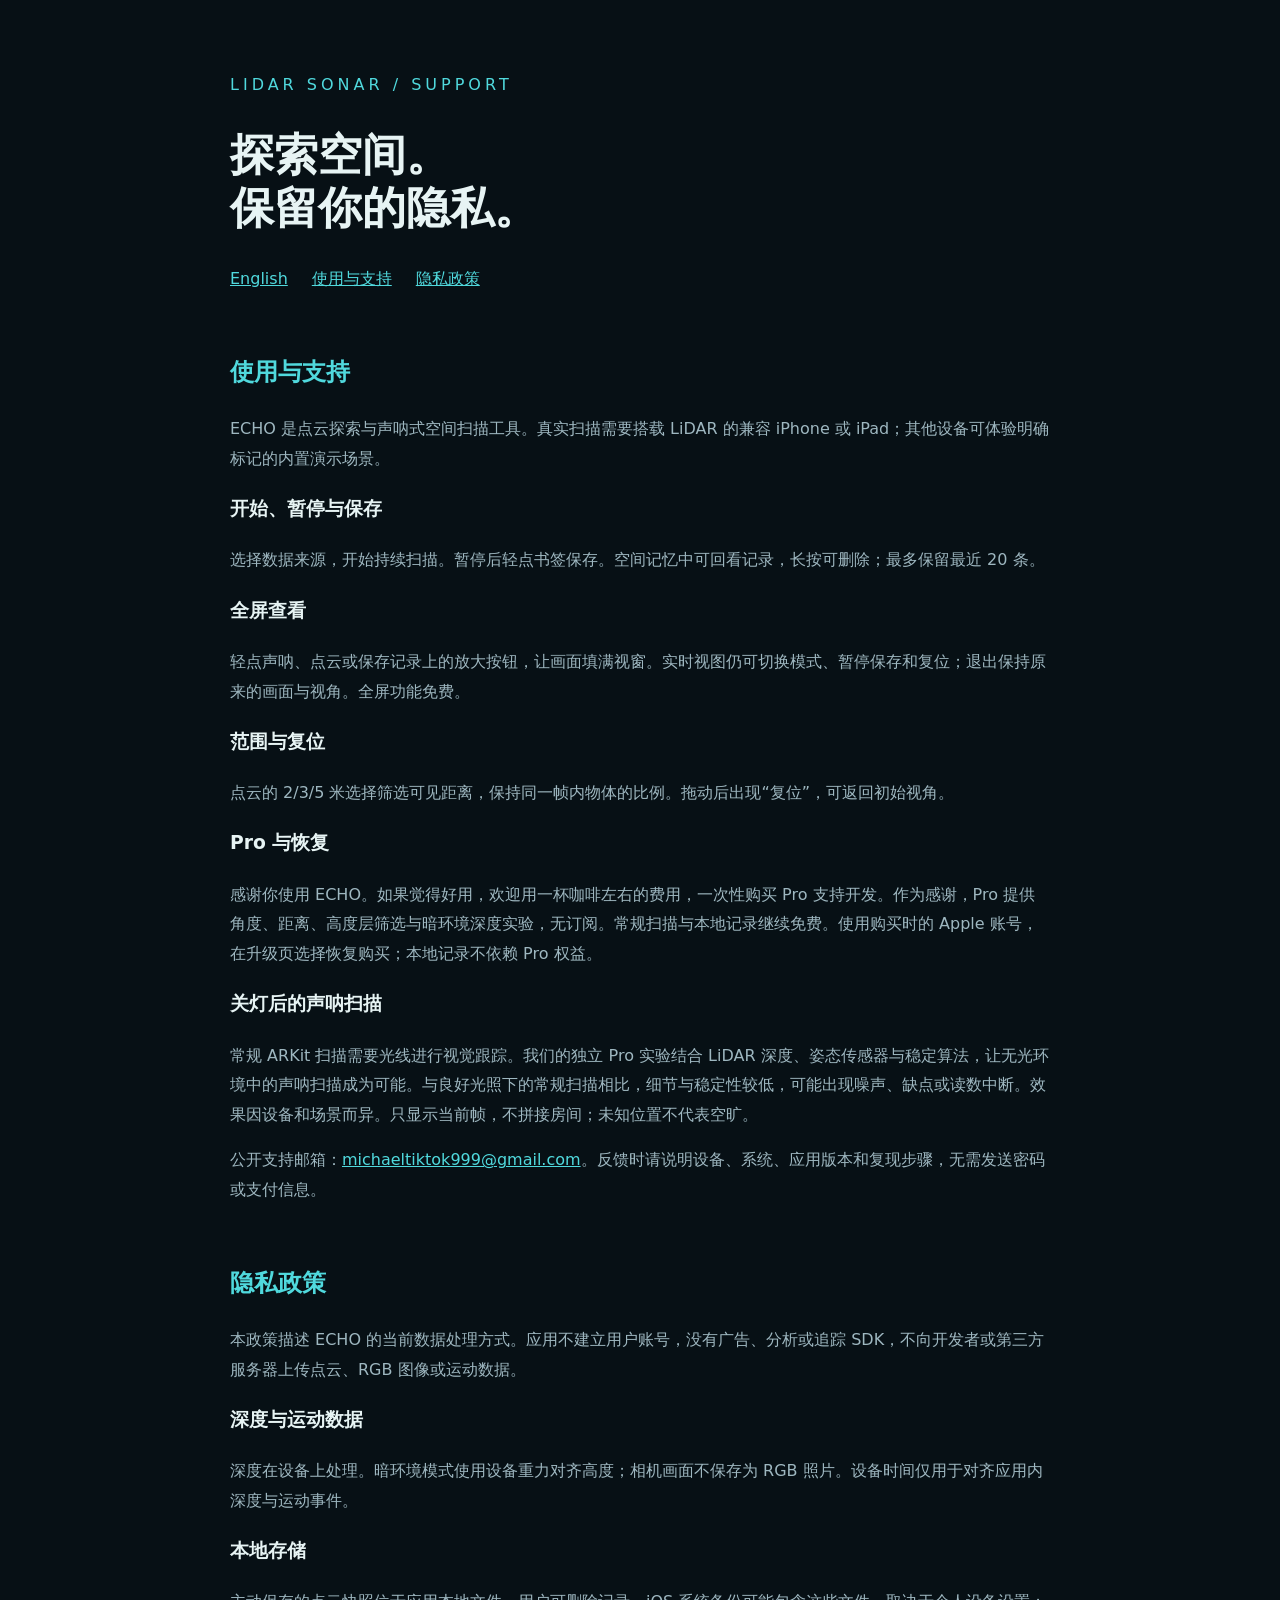
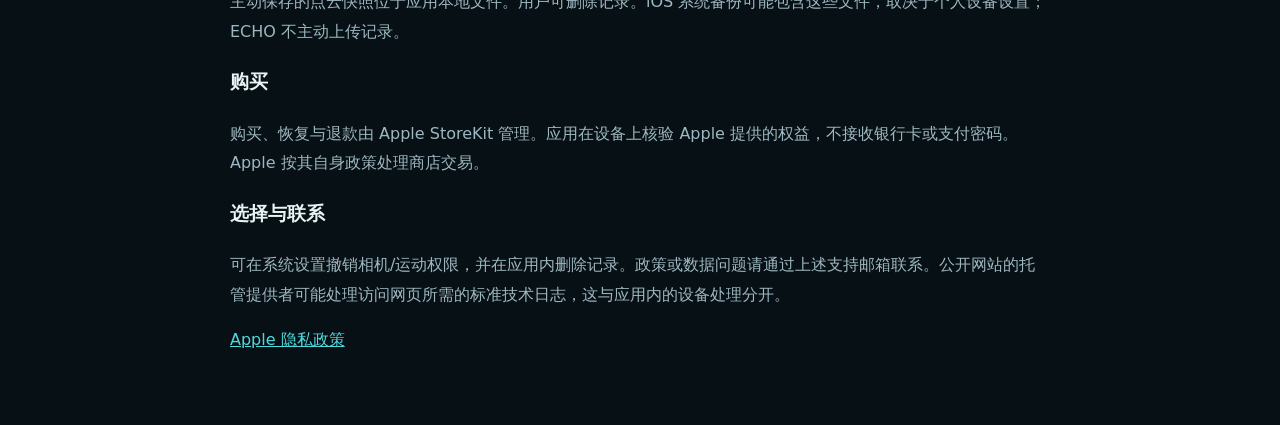
<file: zh.html>
<!doctype html><html lang="zh-Hans"><meta charset="utf-8"><meta name="viewport" content="width=device-width,initial-scale=1"><title>ECHO · 支持与隐私</title>
<style>body{margin:0;background:#071015;color:#e7f4f4;font:16px/1.85 system-ui,-apple-system,sans-serif}main{max-width:820px;margin:auto;padding:70px 28px}h1{font-size:44px;line-height:1.2}h2{margin-top:56px;color:#50d9dd}p{color:#9eb7c0}a{color:#50d9dd}nav{display:flex;gap:24px}.notice{padding:16px 22px;border:1px solid #365158;border-radius:16px;color:#b8ced3}.tag{letter-spacing:.25em;color:#50d9dd}</style>
<main><div class="tag">LIDAR SONAR / SUPPORT</div><h1>探索空间。<br>保留你的隐私。</h1><nav><a href="index.html">English</a><a href="#support">使用与支持</a><a href="#privacy">隐私政策</a></nav>
<section id="support"><h2>使用与支持</h2><p>ECHO 是点云探索与声呐式空间扫描工具。真实扫描需要搭载 LiDAR 的兼容 iPhone 或 iPad；其他设备可体验明确标记的内置演示场景。</p><h3>开始、暂停与保存</h3><p>选择数据来源，开始持续扫描。暂停后轻点书签保存。空间记忆中可回看记录，长按可删除；最多保留最近 20 条。</p><h3>全屏查看</h3><p>轻点声呐、点云或保存记录上的放大按钮，让画面填满视窗。实时视图仍可切换模式、暂停保存和复位；退出保持原来的画面与视角。全屏功能免费。</p><h3>范围与复位</h3><p>点云的 2/3/5 米选择筛选可见距离，保持同一帧内物体的比例。拖动后出现“复位”，可返回初始视角。</p><h3>Pro 与恢复</h3><p>感谢你使用 ECHO。如果觉得好用，欢迎用一杯咖啡左右的费用，一次性购买 Pro 支持开发。作为感谢，Pro 提供角度、距离、高度层筛选与暗环境深度实验，无订阅。常规扫描与本地记录继续免费。使用购买时的 Apple 账号，在升级页选择恢复购买；本地记录不依赖 Pro 权益。</p><h3>关灯后的声呐扫描</h3><p>常规 ARKit 扫描需要光线进行视觉跟踪。我们的独立 Pro 实验结合 LiDAR 深度、姿态传感器与稳定算法，让无光环境中的声呐扫描成为可能。与良好光照下的常规扫描相比，细节与稳定性较低，可能出现噪声、缺点或读数中断。效果因设备和场景而异。只显示当前帧，不拼接房间；未知位置不代表空旷。</p><p>公开支持邮箱：<a href="mailto:michaeltiktok999@gmail.com">michaeltiktok999@gmail.com</a>。反馈时请说明设备、系统、应用版本和复现步骤，无需发送密码或支付信息。</p></section>
<section id="privacy"><h2>隐私政策</h2><p>本政策描述 ECHO 的当前数据处理方式。应用不建立用户账号，没有广告、分析或追踪 SDK，不向开发者或第三方服务器上传点云、RGB 图像或运动数据。</p><h3>深度与运动数据</h3><p>深度在设备上处理。暗环境模式使用设备重力对齐高度；相机画面不保存为 RGB 照片。设备时间仅用于对齐应用内深度与运动事件。</p><h3>本地存储</h3><p>主动保存的点云快照位于应用本地文件。用户可删除记录。iOS 系统备份可能包含这些文件，取决于个人设备设置；ECHO 不主动上传记录。</p><h3>购买</h3><p>购买、恢复与退款由 Apple StoreKit 管理。应用在设备上核验 Apple 提供的权益，不接收银行卡或支付密码。Apple 按其自身政策处理商店交易。</p><h3>选择与联系</h3><p>可在系统设置撤销相机/运动权限，并在应用内删除记录。政策或数据问题请通过上述支持邮箱联系。公开网站的托管提供者可能处理访问网页所需的标准技术日志，这与应用内的设备处理分开。</p><a href="https://www.apple.com/legal/privacy/">Apple 隐私政策</a></section></main></html>
</file>
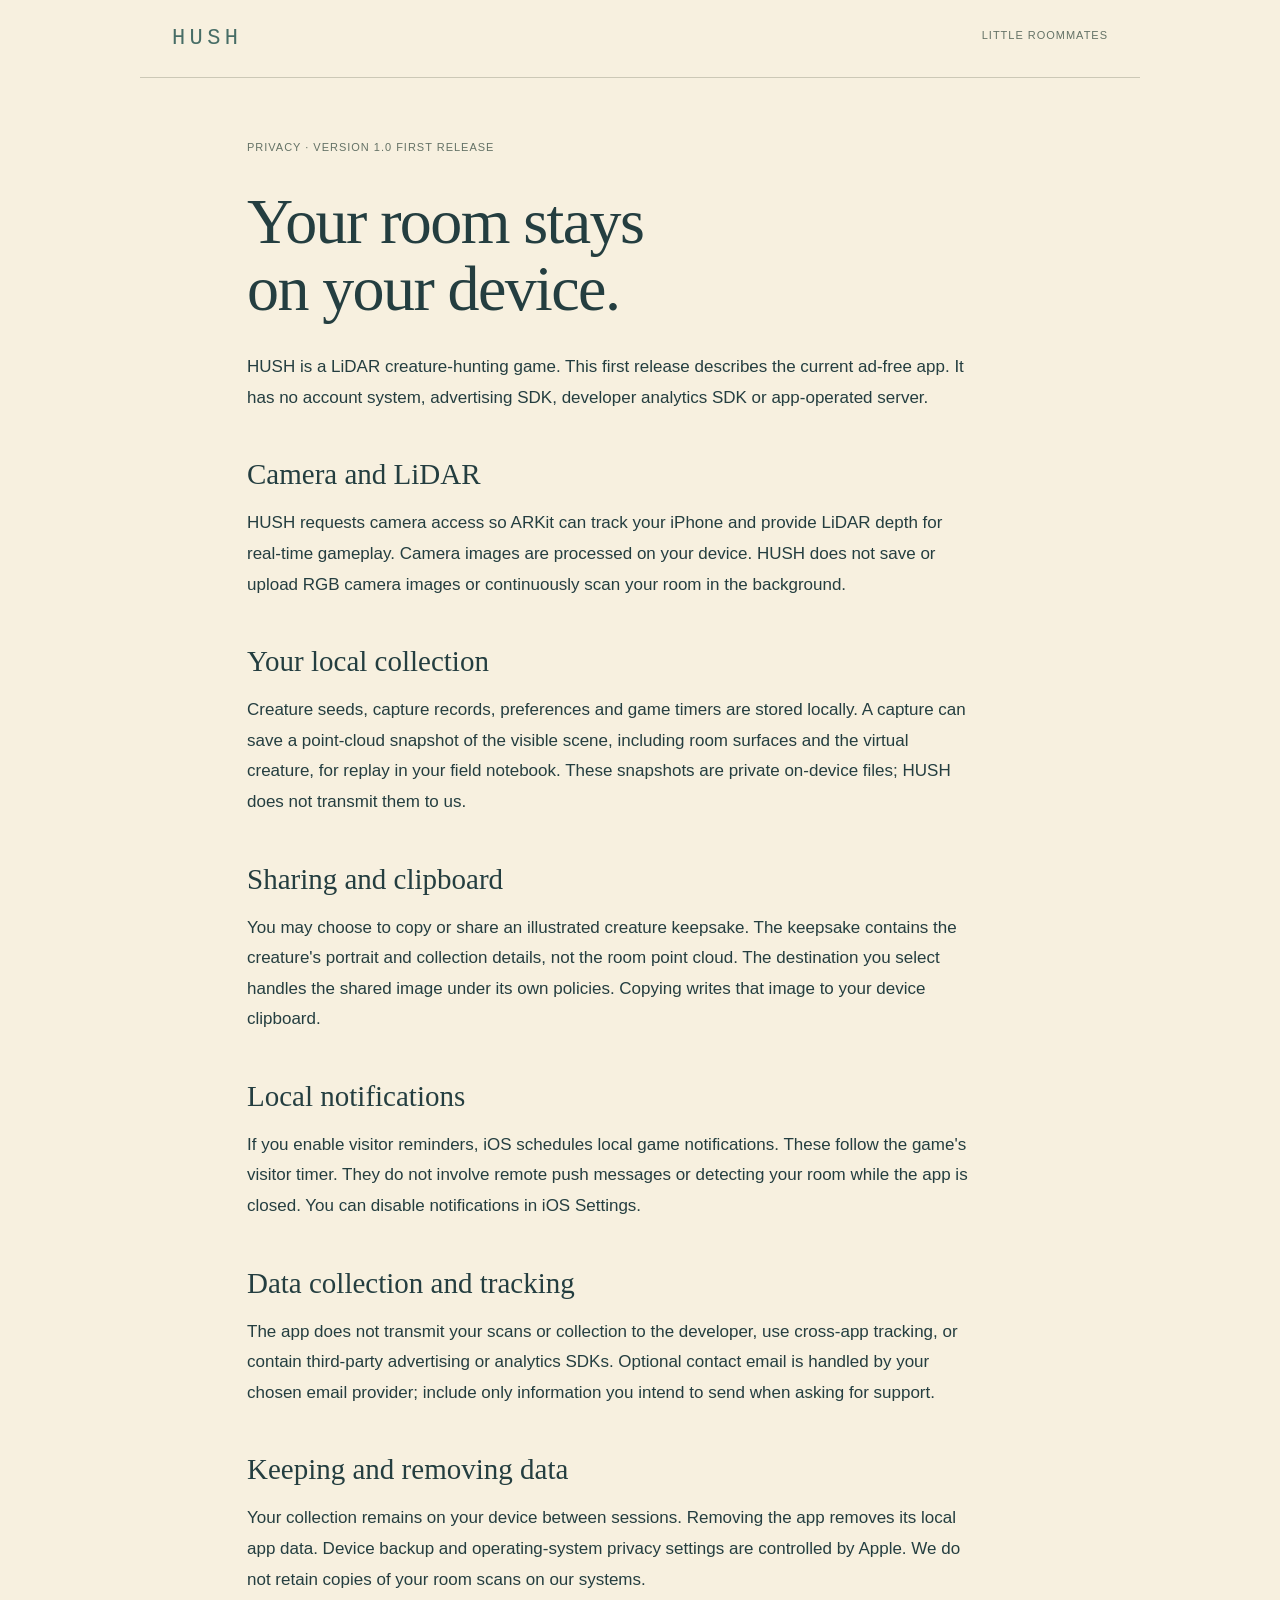
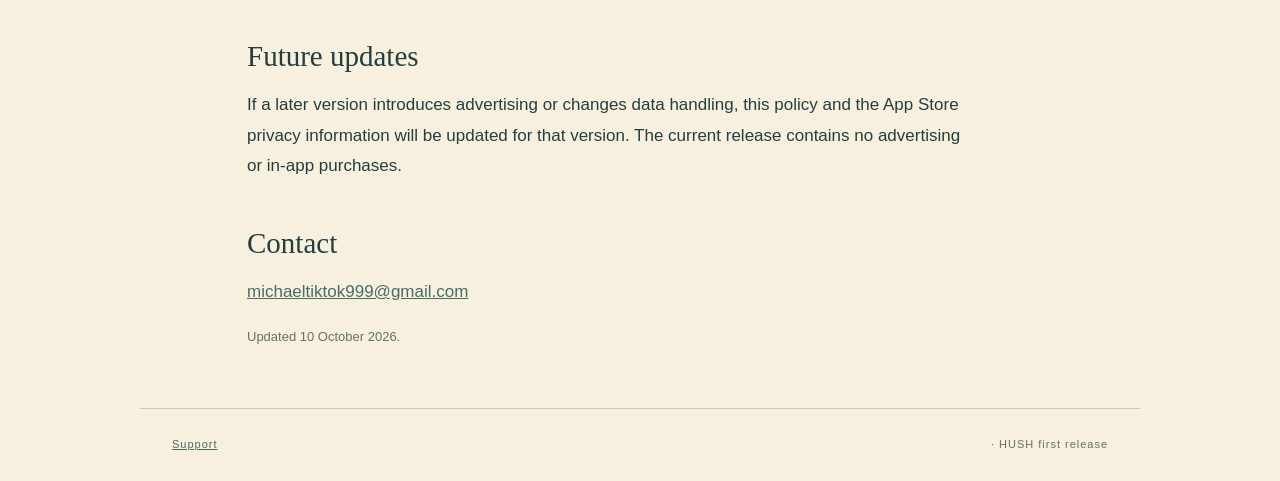
<file: hush/privacy.html>
<!doctype html><html lang="en"><head><meta charset="utf-8"><meta name="viewport" content="width=device-width,initial-scale=1"><title>HUSH · Privacy policy</title><link rel="stylesheet" href="site.css"></head><body><header><a href="index.html">HUSH</a><span>LITTLE ROOMMATES</span></header><main><p class="eyebrow">PRIVACY · VERSION 1.0 FIRST RELEASE</p><h1>Your room stays<br>on your device.</h1><p>HUSH is a LiDAR creature-hunting game. This first release describes the current ad-free app. It has no account system, advertising SDK, developer analytics SDK or app-operated server.</p><h2>Camera and LiDAR</h2><p>HUSH requests camera access so ARKit can track your iPhone and provide LiDAR depth for real-time gameplay. Camera images are processed on your device. HUSH does not save or upload RGB camera images or continuously scan your room in the background.</p><h2>Your local collection</h2><p>Creature seeds, capture records, preferences and game timers are stored locally. A capture can save a point-cloud snapshot of the visible scene, including room surfaces and the virtual creature, for replay in your field notebook. These snapshots are private on-device files; HUSH does not transmit them to us.</p><h2>Sharing and clipboard</h2><p>You may choose to copy or share an illustrated creature keepsake. The keepsake contains the creature's portrait and collection details, not the room point cloud. The destination you select handles the shared image under its own policies. Copying writes that image to your device clipboard.</p><h2>Local notifications</h2><p>If you enable visitor reminders, iOS schedules local game notifications. These follow the game's visitor timer. They do not involve remote push messages or detecting your room while the app is closed. You can disable notifications in iOS Settings.</p><h2>Data collection and tracking</h2><p>The app does not transmit your scans or collection to the developer, use cross-app tracking, or contain third-party advertising or analytics SDKs. Optional contact email is handled by your chosen email provider; include only information you intend to send when asking for support.</p><h2>Keeping and removing data</h2><p>Your collection remains on your device between sessions. Removing the app removes its local app data. Device backup and operating-system privacy settings are controlled by Apple. We do not retain copies of your room scans on our systems.</p><h2>Future updates</h2><p>If a later version introduces advertising or changes data handling, this policy and the App Store privacy information will be updated for that version. The current release contains no advertising or in-app purchases.</p><h2>Contact</h2><p><a href="mailto:michaeltiktok999@gmail.com">michaeltiktok999@gmail.com</a></p><p class="small">Updated 10 October 2026.</p></main><footer><a href="index.html">Support</a> · HUSH first release</footer></body></html>
</file>
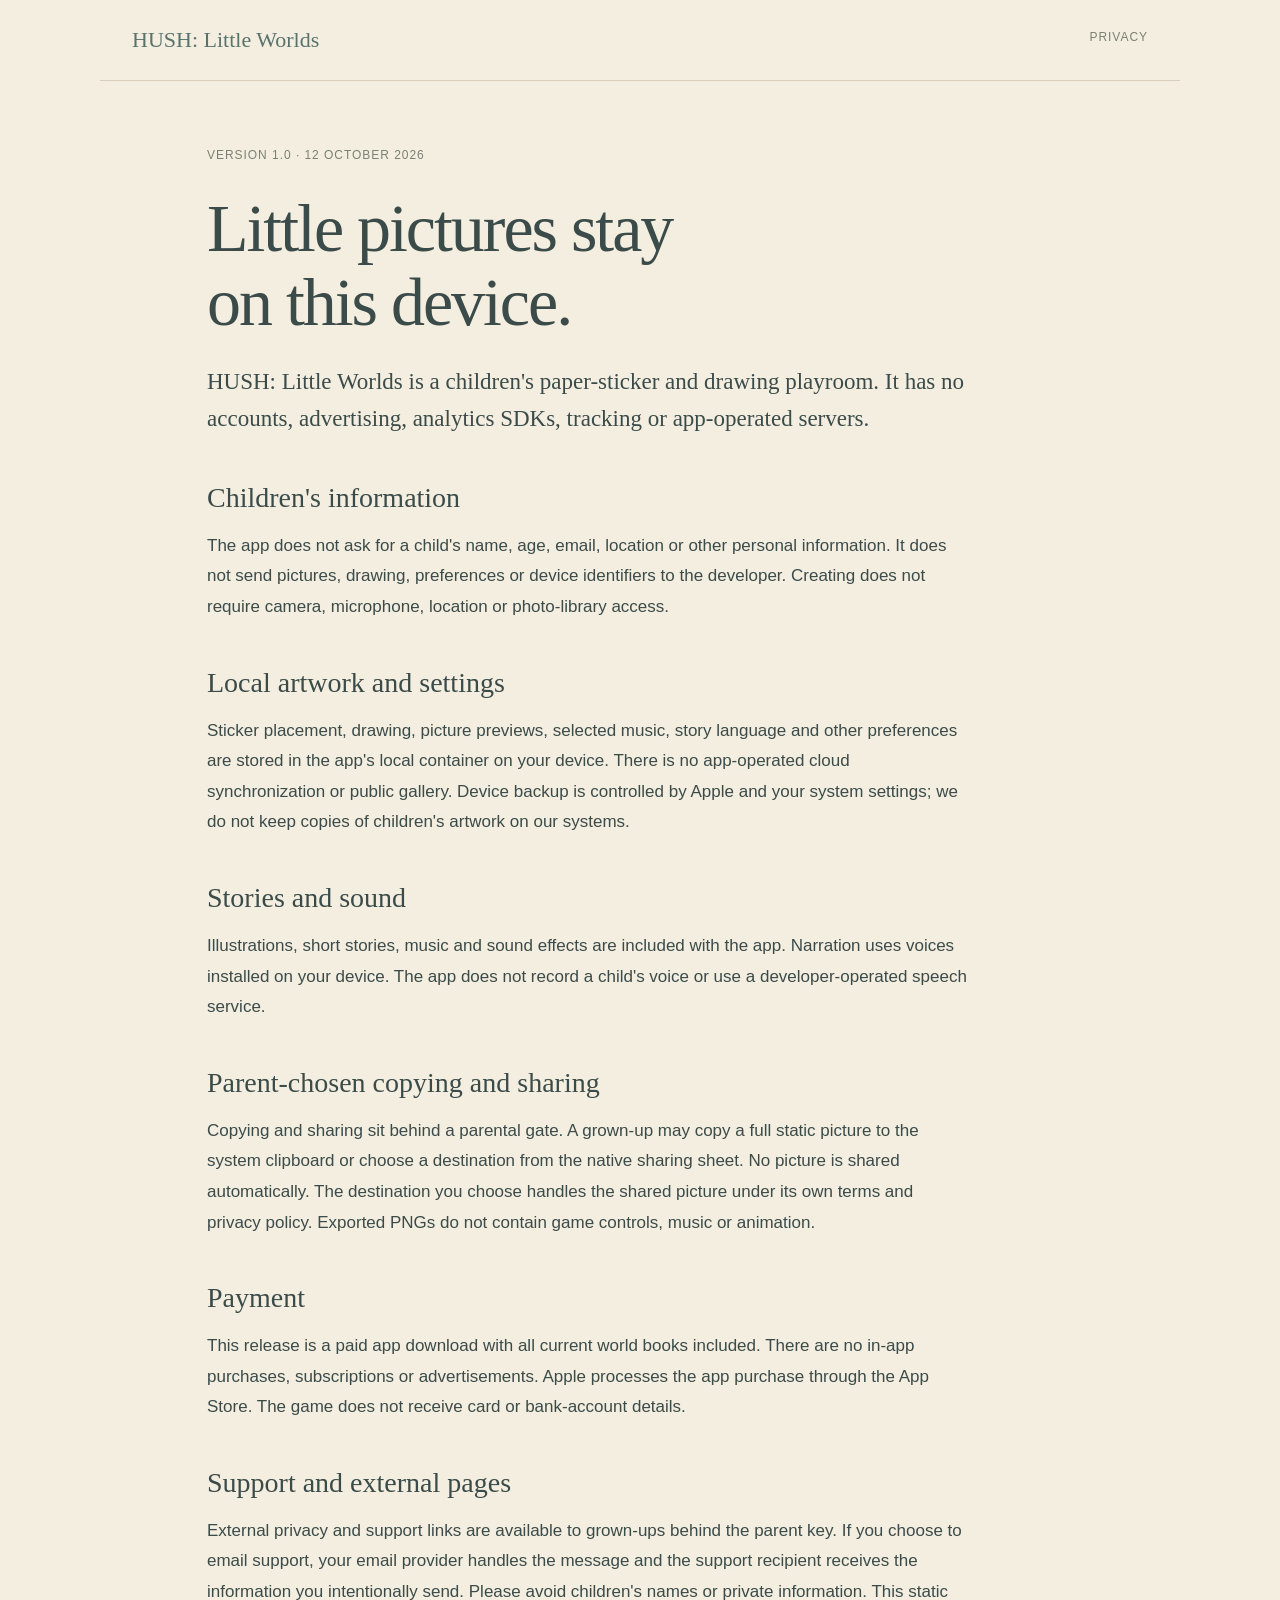
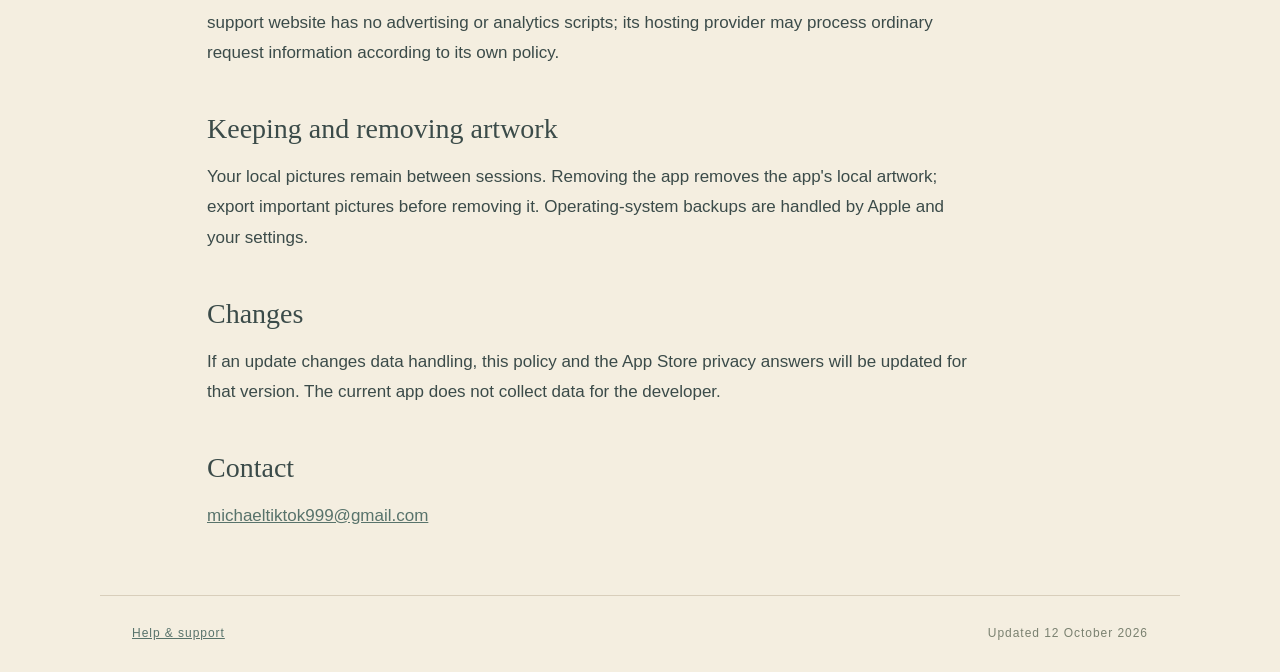
<file: little-worlds/privacy.html>
<!doctype html><html lang="en"><head><meta charset="utf-8"><meta name="viewport" content="width=device-width,initial-scale=1"><title>HUSH: Little Worlds · Privacy policy</title><link rel="stylesheet" href="site.css"></head><body><header><a href="index.html">HUSH: Little Worlds</a><span>PRIVACY</span></header><main><p class="eyebrow">VERSION 1.0 · 12 OCTOBER 2026</p><h1>Little pictures stay<br>on this device.</h1><p class="lead">HUSH: Little Worlds is a children's paper-sticker and drawing playroom. It has no accounts, advertising, analytics SDKs, tracking or app-operated servers.</p><h2>Children's information</h2><p>The app does not ask for a child's name, age, email, location or other personal information. It does not send pictures, drawing, preferences or device identifiers to the developer. Creating does not require camera, microphone, location or photo-library access.</p><h2>Local artwork and settings</h2><p>Sticker placement, drawing, picture previews, selected music, story language and other preferences are stored in the app's local container on your device. There is no app-operated cloud synchronization or public gallery. Device backup is controlled by Apple and your system settings; we do not keep copies of children's artwork on our systems.</p><h2>Stories and sound</h2><p>Illustrations, short stories, music and sound effects are included with the app. Narration uses voices installed on your device. The app does not record a child's voice or use a developer-operated speech service.</p><h2>Parent-chosen copying and sharing</h2><p>Copying and sharing sit behind a parental gate. A grown-up may copy a full static picture to the system clipboard or choose a destination from the native sharing sheet. No picture is shared automatically. The destination you choose handles the shared picture under its own terms and privacy policy. Exported PNGs do not contain game controls, music or animation.</p><h2>Payment</h2><p>This release is a paid app download with all current world books included. There are no in-app purchases, subscriptions or advertisements. Apple processes the app purchase through the App Store. The game does not receive card or bank-account details.</p><h2>Support and external pages</h2><p>External privacy and support links are available to grown-ups behind the parent key. If you choose to email support, your email provider handles the message and the support recipient receives the information you intentionally send. Please avoid children's names or private information. This static support website has no advertising or analytics scripts; its hosting provider may process ordinary request information according to its own policy.</p><h2>Keeping and removing artwork</h2><p>Your local pictures remain between sessions. Removing the app removes the app's local artwork; export important pictures before removing it. Operating-system backups are handled by Apple and your settings.</p><h2>Changes</h2><p>If an update changes data handling, this policy and the App Store privacy answers will be updated for that version. The current app does not collect data for the developer.</p><h2>Contact</h2><p><a href="mailto:michaeltiktok999@gmail.com">michaeltiktok999@gmail.com</a></p></main><footer><a href="index.html">Help & support</a><span>Updated 12 October 2026</span></footer></body></html>
</file>
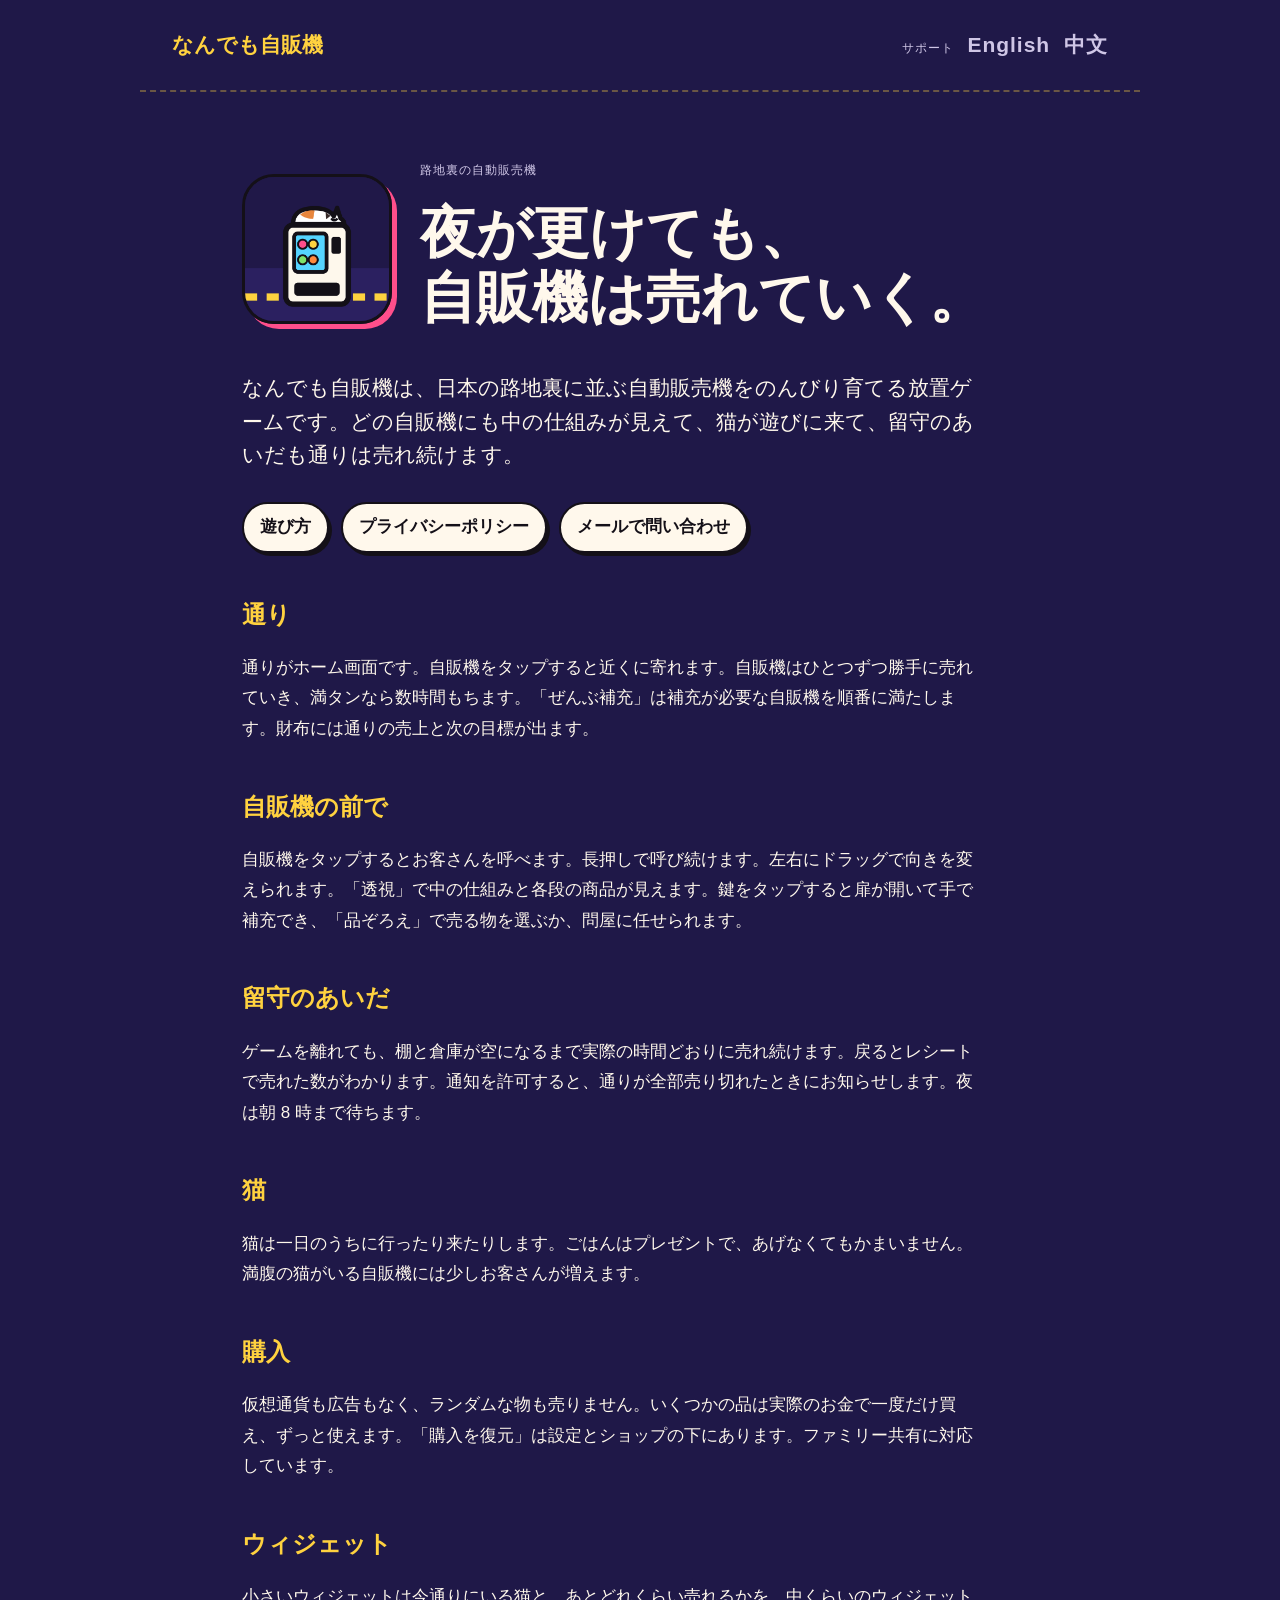
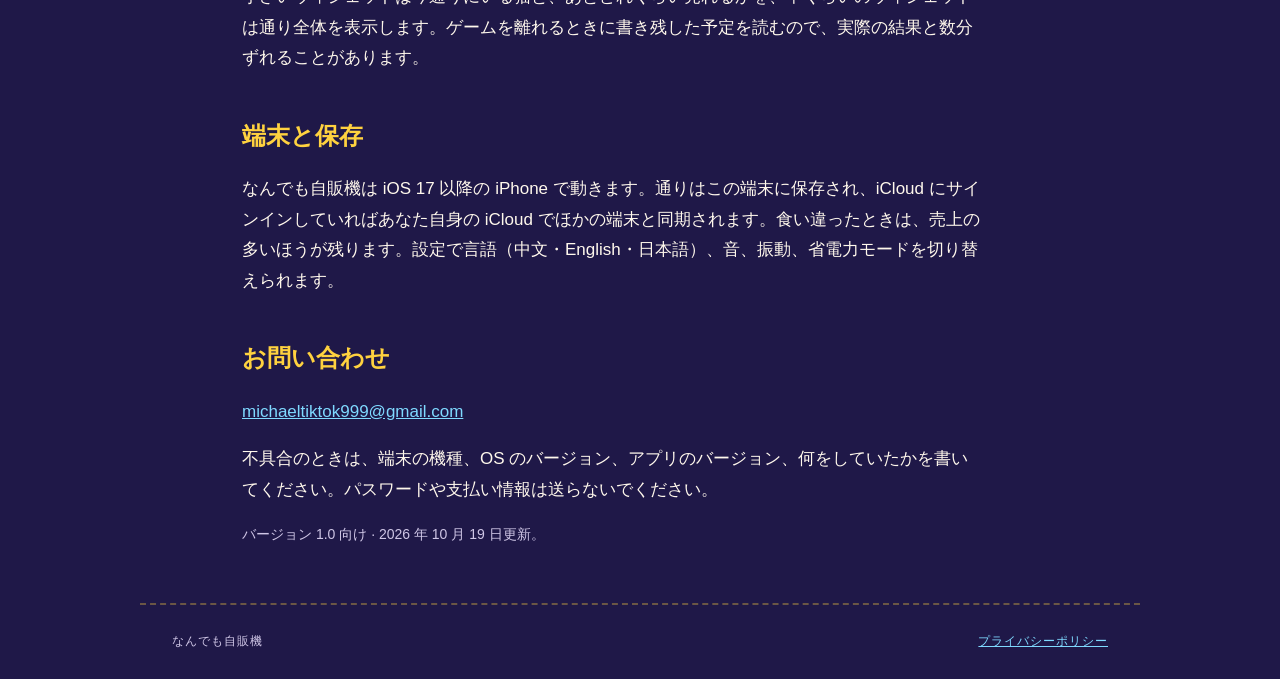
<file: nandemo/ja.html>
<!doctype html><html lang="ja"><head><meta charset="utf-8"><meta name="viewport" content="width=device-width,initial-scale=1"><title>なんでも自販機 · サポート</title><link rel="stylesheet" href="site.css"></head><body><header><a href="ja.html">なんでも自販機</a><span class="langs">サポート<a href="index.html">English</a><a href="zh.html">中文</a></span></header><main><div class="intro"><img src="icon.png" alt="夜の自動販売機と、その上で眠る猫"><div><p class="eyebrow">路地裏の自動販売機</p><h1>夜が更けても、<br>自販機は売れていく。</h1></div></div><p class="lead">なんでも自販機は、日本の路地裏に並ぶ自動販売機をのんびり育てる放置ゲームです。どの自販機にも中の仕組みが見えて、猫が遊びに来て、留守のあいだも通りは売れ続けます。</p><nav><a href="#help">遊び方</a><a href="privacy-ja.html">プライバシーポリシー</a><a href="mailto:michaeltiktok999@gmail.com?subject=Nandemo%20Jihanki%20support">メールで問い合わせ</a></nav><section id="help"><h2>通り</h2><p>通りがホーム画面です。自販機をタップすると近くに寄れます。自販機はひとつずつ勝手に売れていき、満タンなら数時間もちます。「ぜんぶ補充」は補充が必要な自販機を順番に満たします。財布には通りの売上と次の目標が出ます。</p><h2>自販機の前で</h2><p>自販機をタップするとお客さんを呼べます。長押しで呼び続けます。左右にドラッグで向きを変えられます。「透視」で中の仕組みと各段の商品が見えます。鍵をタップすると扉が開いて手で補充でき、「品ぞろえ」で売る物を選ぶか、問屋に任せられます。</p><h2>留守のあいだ</h2><p>ゲームを離れても、棚と倉庫が空になるまで実際の時間どおりに売れ続けます。戻るとレシートで売れた数がわかります。通知を許可すると、通りが全部売り切れたときにお知らせします。夜は朝 8 時まで待ちます。</p><h2>猫</h2><p>猫は一日のうちに行ったり来たりします。ごはんはプレゼントで、あげなくてもかまいません。満腹の猫がいる自販機には少しお客さんが増えます。</p><h2>購入</h2><p>仮想通貨も広告もなく、ランダムな物も売りません。いくつかの品は実際のお金で一度だけ買え、ずっと使えます。「購入を復元」は設定とショップの下にあります。ファミリー共有に対応しています。</p><h2>ウィジェット</h2><p>小さいウィジェットは今通りにいる猫と、あとどれくらい売れるかを、中くらいのウィジェットは通り全体を表示します。ゲームを離れるときに書き残した予定を読むので、実際の結果と数分ずれることがあります。</p><h2>端末と保存</h2><p>なんでも自販機は iOS 17 以降の iPhone で動きます。通りはこの端末に保存され、iCloud にサインインしていればあなた自身の iCloud でほかの端末と同期されます。食い違ったときは、売上の多いほうが残ります。設定で言語（中文・English・日本語）、音、振動、省電力モードを切り替えられます。</p><h2>お問い合わせ</h2><p><a href="mailto:michaeltiktok999@gmail.com">michaeltiktok999@gmail.com</a></p><p>不具合のときは、端末の機種、OS のバージョン、アプリのバージョン、何をしていたかを書いてください。パスワードや支払い情報は送らないでください。</p><p class="small">バージョン 1.0 向け · 2026 年 10 月 19 日更新。</p></section></main><footer><span>なんでも自販機</span><a href="privacy-ja.html">プライバシーポリシー</a></footer></body></html>
</file>
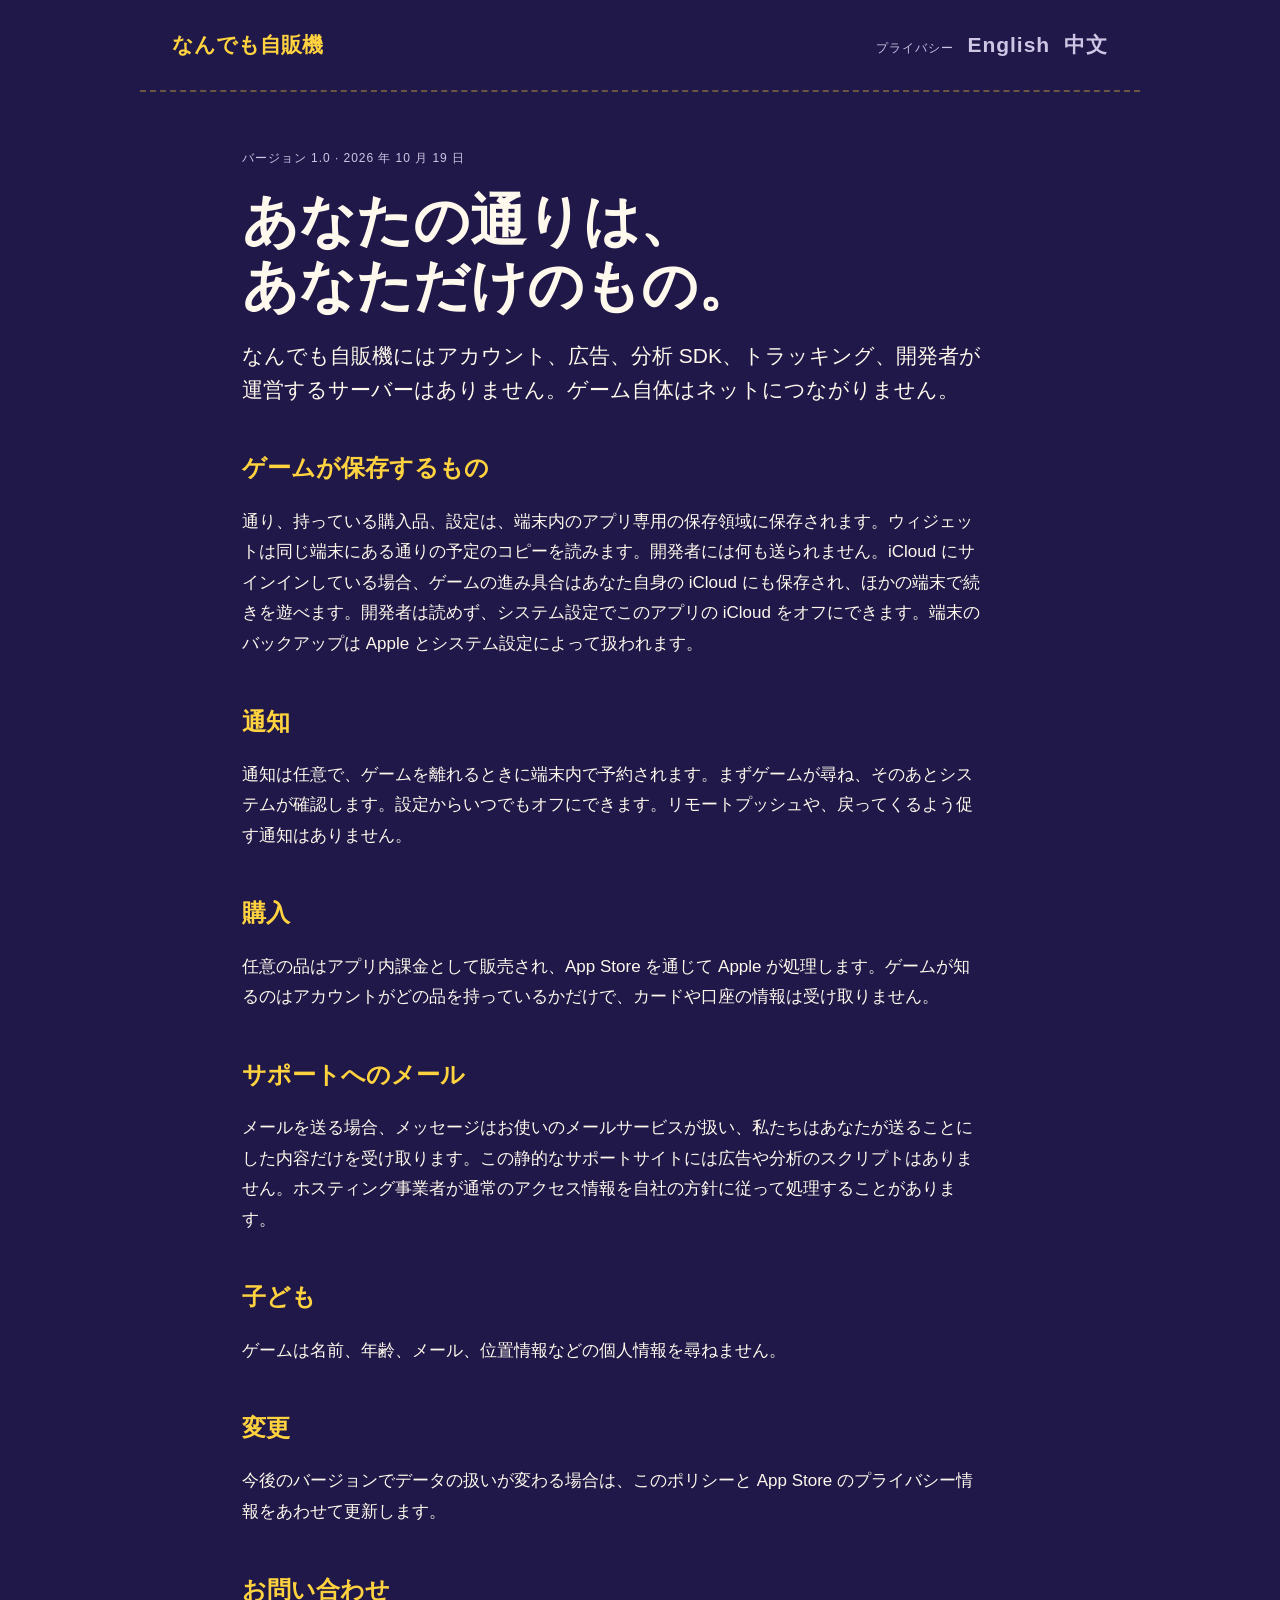
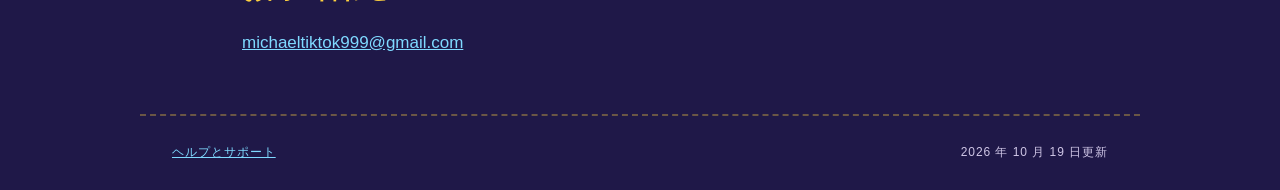
<file: nandemo/privacy-ja.html>
<!doctype html><html lang="ja"><head><meta charset="utf-8"><meta name="viewport" content="width=device-width,initial-scale=1"><title>なんでも自販機 · プライバシーポリシー</title><link rel="stylesheet" href="site.css"></head><body><header><a href="ja.html">なんでも自販機</a><span class="langs">プライバシー<a href="privacy.html">English</a><a href="privacy-zh.html">中文</a></span></header><main><p class="eyebrow">バージョン 1.0 · 2026 年 10 月 19 日</p><h1>あなたの通りは、<br>あなただけのもの。</h1><p class="lead">なんでも自販機にはアカウント、広告、分析 SDK、トラッキング、開発者が運営するサーバーはありません。ゲーム自体はネットにつながりません。</p><h2>ゲームが保存するもの</h2><p>通り、持っている購入品、設定は、端末内のアプリ専用の保存領域に保存されます。ウィジェットは同じ端末にある通りの予定のコピーを読みます。開発者には何も送られません。iCloud にサインインしている場合、ゲームの進み具合はあなた自身の iCloud にも保存され、ほかの端末で続きを遊べます。開発者は読めず、システム設定でこのアプリの iCloud をオフにできます。端末のバックアップは Apple とシステム設定によって扱われます。</p><h2>通知</h2><p>通知は任意で、ゲームを離れるときに端末内で予約されます。まずゲームが尋ね、そのあとシステムが確認します。設定からいつでもオフにできます。リモートプッシュや、戻ってくるよう促す通知はありません。</p><h2>購入</h2><p>任意の品はアプリ内課金として販売され、App Store を通じて Apple が処理します。ゲームが知るのはアカウントがどの品を持っているかだけで、カードや口座の情報は受け取りません。</p><h2>サポートへのメール</h2><p>メールを送る場合、メッセージはお使いのメールサービスが扱い、私たちはあなたが送ることにした内容だけを受け取ります。この静的なサポートサイトには広告や分析のスクリプトはありません。ホスティング事業者が通常のアクセス情報を自社の方針に従って処理することがあります。</p><h2>子ども</h2><p>ゲームは名前、年齢、メール、位置情報などの個人情報を尋ねません。</p><h2>変更</h2><p>今後のバージョンでデータの扱いが変わる場合は、このポリシーと App Store のプライバシー情報をあわせて更新します。</p><h2>お問い合わせ</h2><p><a href="mailto:michaeltiktok999@gmail.com">michaeltiktok999@gmail.com</a></p></main><footer><a href="ja.html">ヘルプとサポート</a><span>2026 年 10 月 19 日更新</span></footer></body></html>
</file>
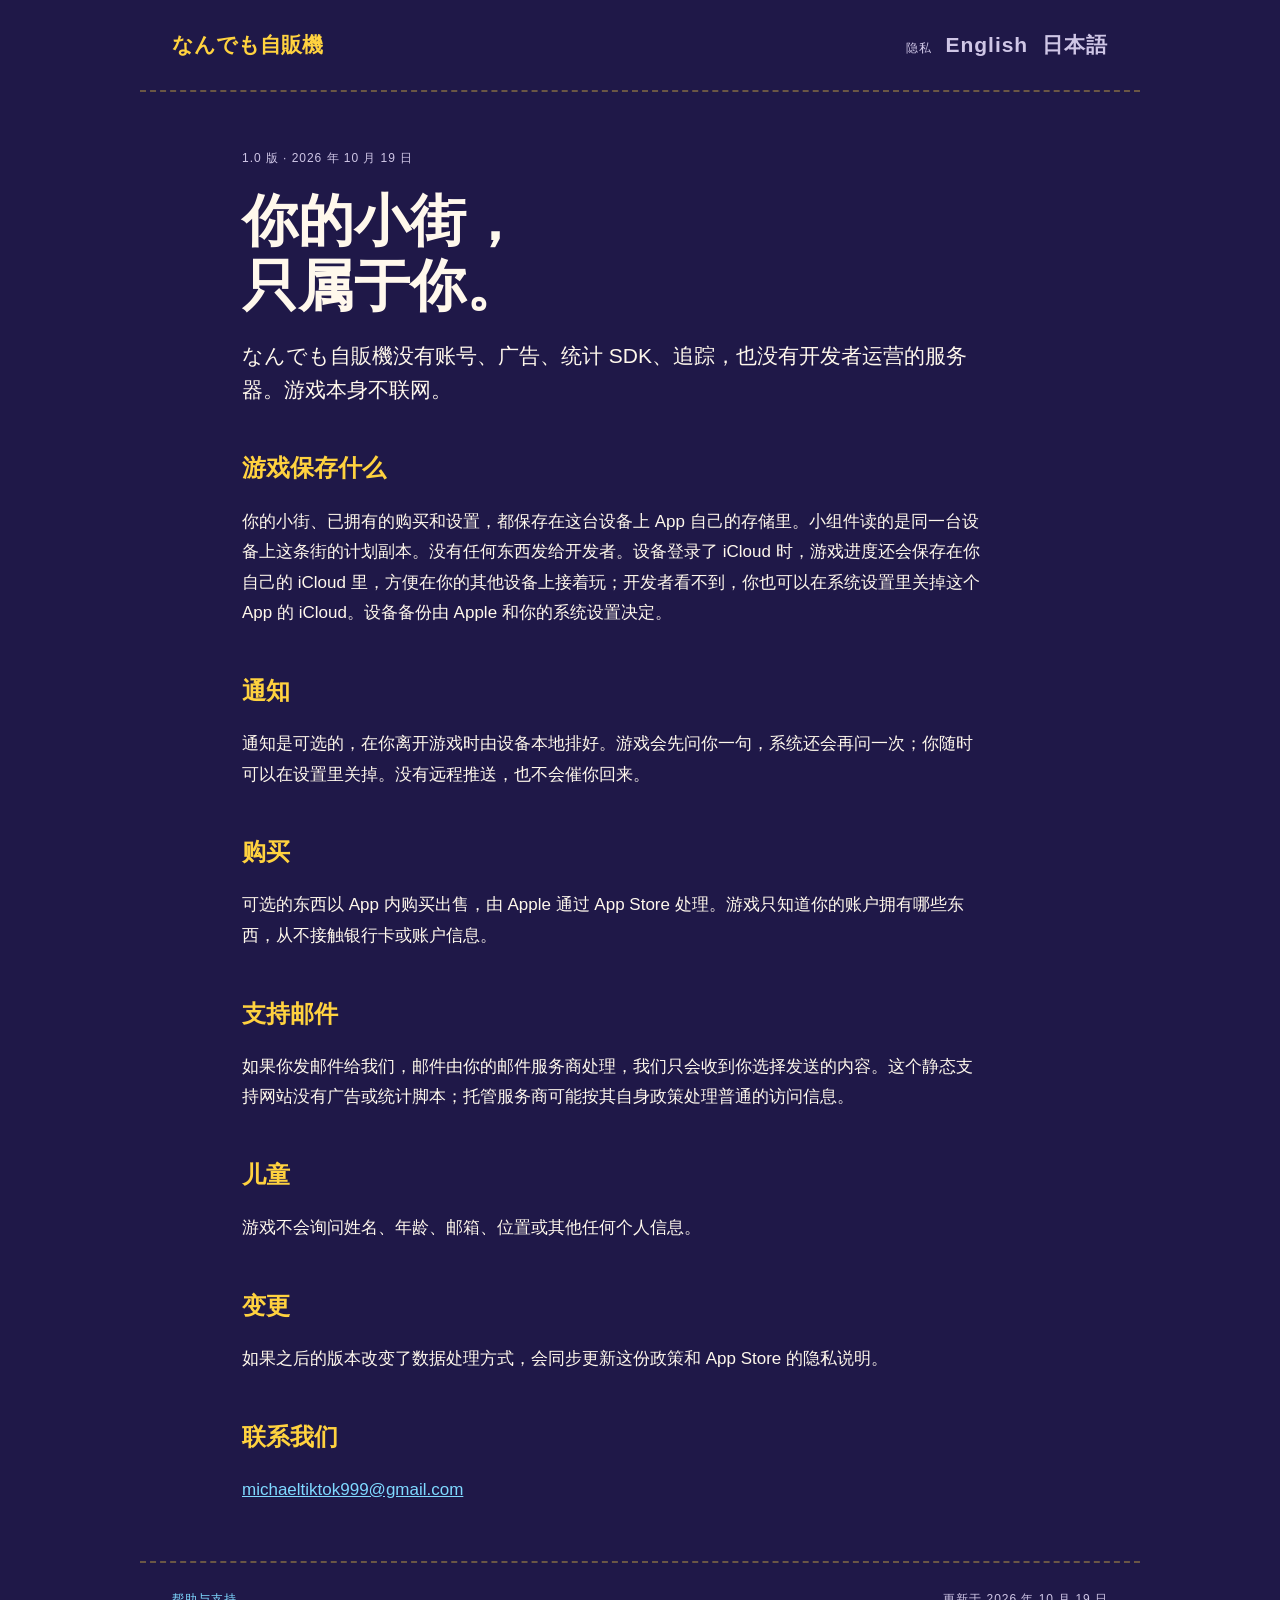
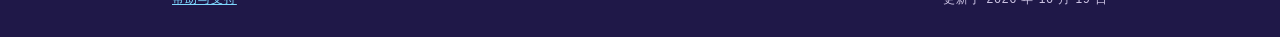
<file: nandemo/privacy-zh.html>
<!doctype html><html lang="zh-Hans"><head><meta charset="utf-8"><meta name="viewport" content="width=device-width,initial-scale=1"><title>なんでも自販機 · 隐私政策</title><link rel="stylesheet" href="site.css"></head><body><header><a href="zh.html">なんでも自販機</a><span class="langs">隐私<a href="privacy.html">English</a><a href="privacy-ja.html">日本語</a></span></header><main><p class="eyebrow">1.0 版 · 2026 年 10 月 19 日</p><h1>你的小街，<br>只属于你。</h1><p class="lead">なんでも自販機没有账号、广告、统计 SDK、追踪，也没有开发者运营的服务器。游戏本身不联网。</p><h2>游戏保存什么</h2><p>你的小街、已拥有的购买和设置，都保存在这台设备上 App 自己的存储里。小组件读的是同一台设备上这条街的计划副本。没有任何东西发给开发者。设备登录了 iCloud 时，游戏进度还会保存在你自己的 iCloud 里，方便在你的其他设备上接着玩；开发者看不到，你也可以在系统设置里关掉这个 App 的 iCloud。设备备份由 Apple 和你的系统设置决定。</p><h2>通知</h2><p>通知是可选的，在你离开游戏时由设备本地排好。游戏会先问你一句，系统还会再问一次；你随时可以在设置里关掉。没有远程推送，也不会催你回来。</p><h2>购买</h2><p>可选的东西以 App 内购买出售，由 Apple 通过 App Store 处理。游戏只知道你的账户拥有哪些东西，从不接触银行卡或账户信息。</p><h2>支持邮件</h2><p>如果你发邮件给我们，邮件由你的邮件服务商处理，我们只会收到你选择发送的内容。这个静态支持网站没有广告或统计脚本；托管服务商可能按其自身政策处理普通的访问信息。</p><h2>儿童</h2><p>游戏不会询问姓名、年龄、邮箱、位置或其他任何个人信息。</p><h2>变更</h2><p>如果之后的版本改变了数据处理方式，会同步更新这份政策和 App Store 的隐私说明。</p><h2>联系我们</h2><p><a href="mailto:michaeltiktok999@gmail.com">michaeltiktok999@gmail.com</a></p></main><footer><a href="zh.html">帮助与支持</a><span>更新于 2026 年 10 月 19 日</span></footer></body></html>
</file>
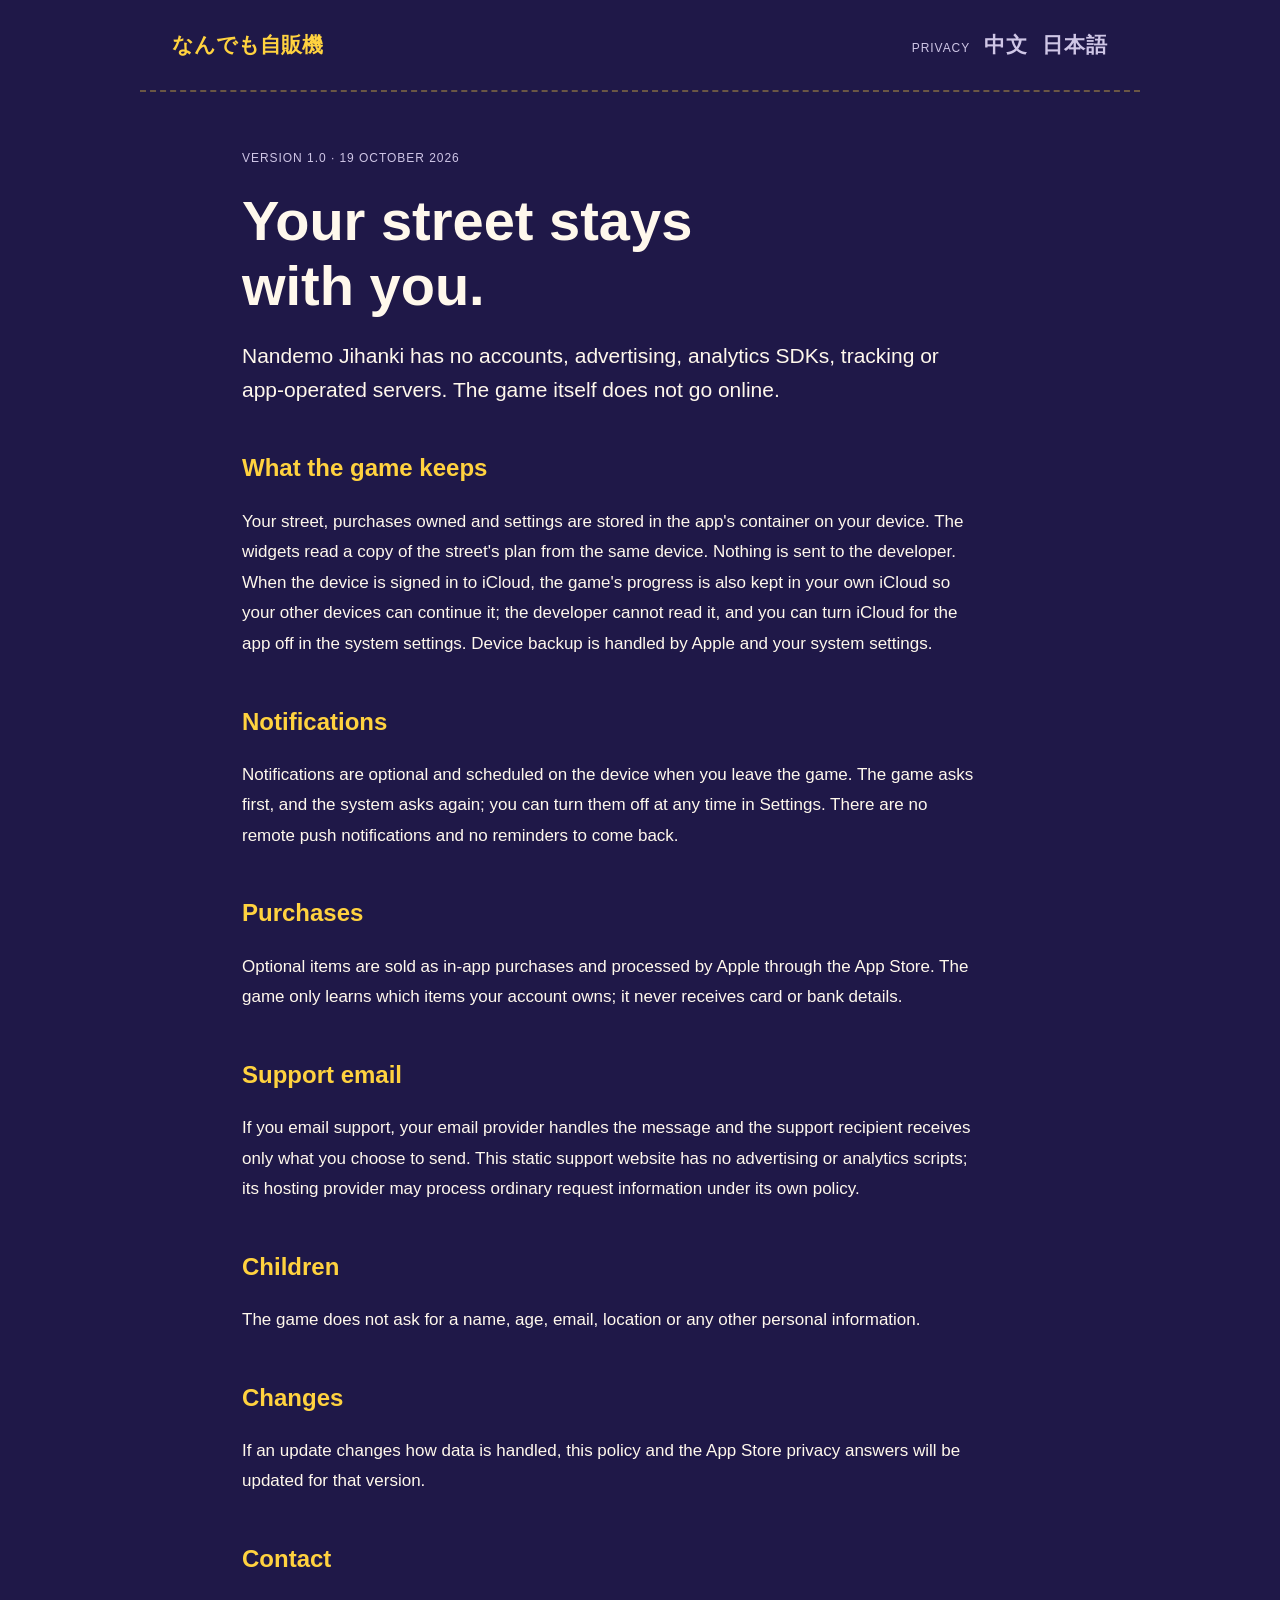
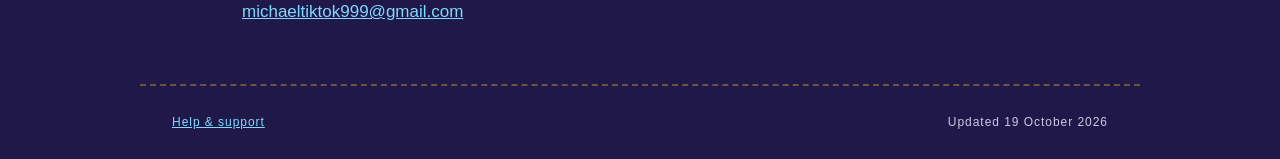
<file: nandemo/privacy.html>
<!doctype html><html lang="en"><head><meta charset="utf-8"><meta name="viewport" content="width=device-width,initial-scale=1"><title>Nandemo Jihanki · Privacy policy</title><link rel="stylesheet" href="site.css"></head><body><header><a href="index.html">なんでも自販機</a><span class="langs">PRIVACY<a href="privacy-zh.html">中文</a><a href="privacy-ja.html">日本語</a></span></header><main><p class="eyebrow">VERSION 1.0 · 19 OCTOBER 2026</p><h1>Your street stays<br>with you.</h1><p class="lead">Nandemo Jihanki has no accounts, advertising, analytics SDKs, tracking or app-operated servers. The game itself does not go online.</p><h2>What the game keeps</h2><p>Your street, purchases owned and settings are stored in the app's container on your device. The widgets read a copy of the street's plan from the same device. Nothing is sent to the developer. When the device is signed in to iCloud, the game's progress is also kept in your own iCloud so your other devices can continue it; the developer cannot read it, and you can turn iCloud for the app off in the system settings. Device backup is handled by Apple and your system settings.</p><h2>Notifications</h2><p>Notifications are optional and scheduled on the device when you leave the game. The game asks first, and the system asks again; you can turn them off at any time in Settings. There are no remote push notifications and no reminders to come back.</p><h2>Purchases</h2><p>Optional items are sold as in-app purchases and processed by Apple through the App Store. The game only learns which items your account owns; it never receives card or bank details.</p><h2>Support email</h2><p>If you email support, your email provider handles the message and the support recipient receives only what you choose to send. This static support website has no advertising or analytics scripts; its hosting provider may process ordinary request information under its own policy.</p><h2>Children</h2><p>The game does not ask for a name, age, email, location or any other personal information.</p><h2>Changes</h2><p>If an update changes how data is handled, this policy and the App Store privacy answers will be updated for that version.</p><h2>Contact</h2><p><a href="mailto:michaeltiktok999@gmail.com">michaeltiktok999@gmail.com</a></p></main><footer><a href="index.html">Help &amp; support</a><span>Updated 19 October 2026</span></footer></body></html>
</file>
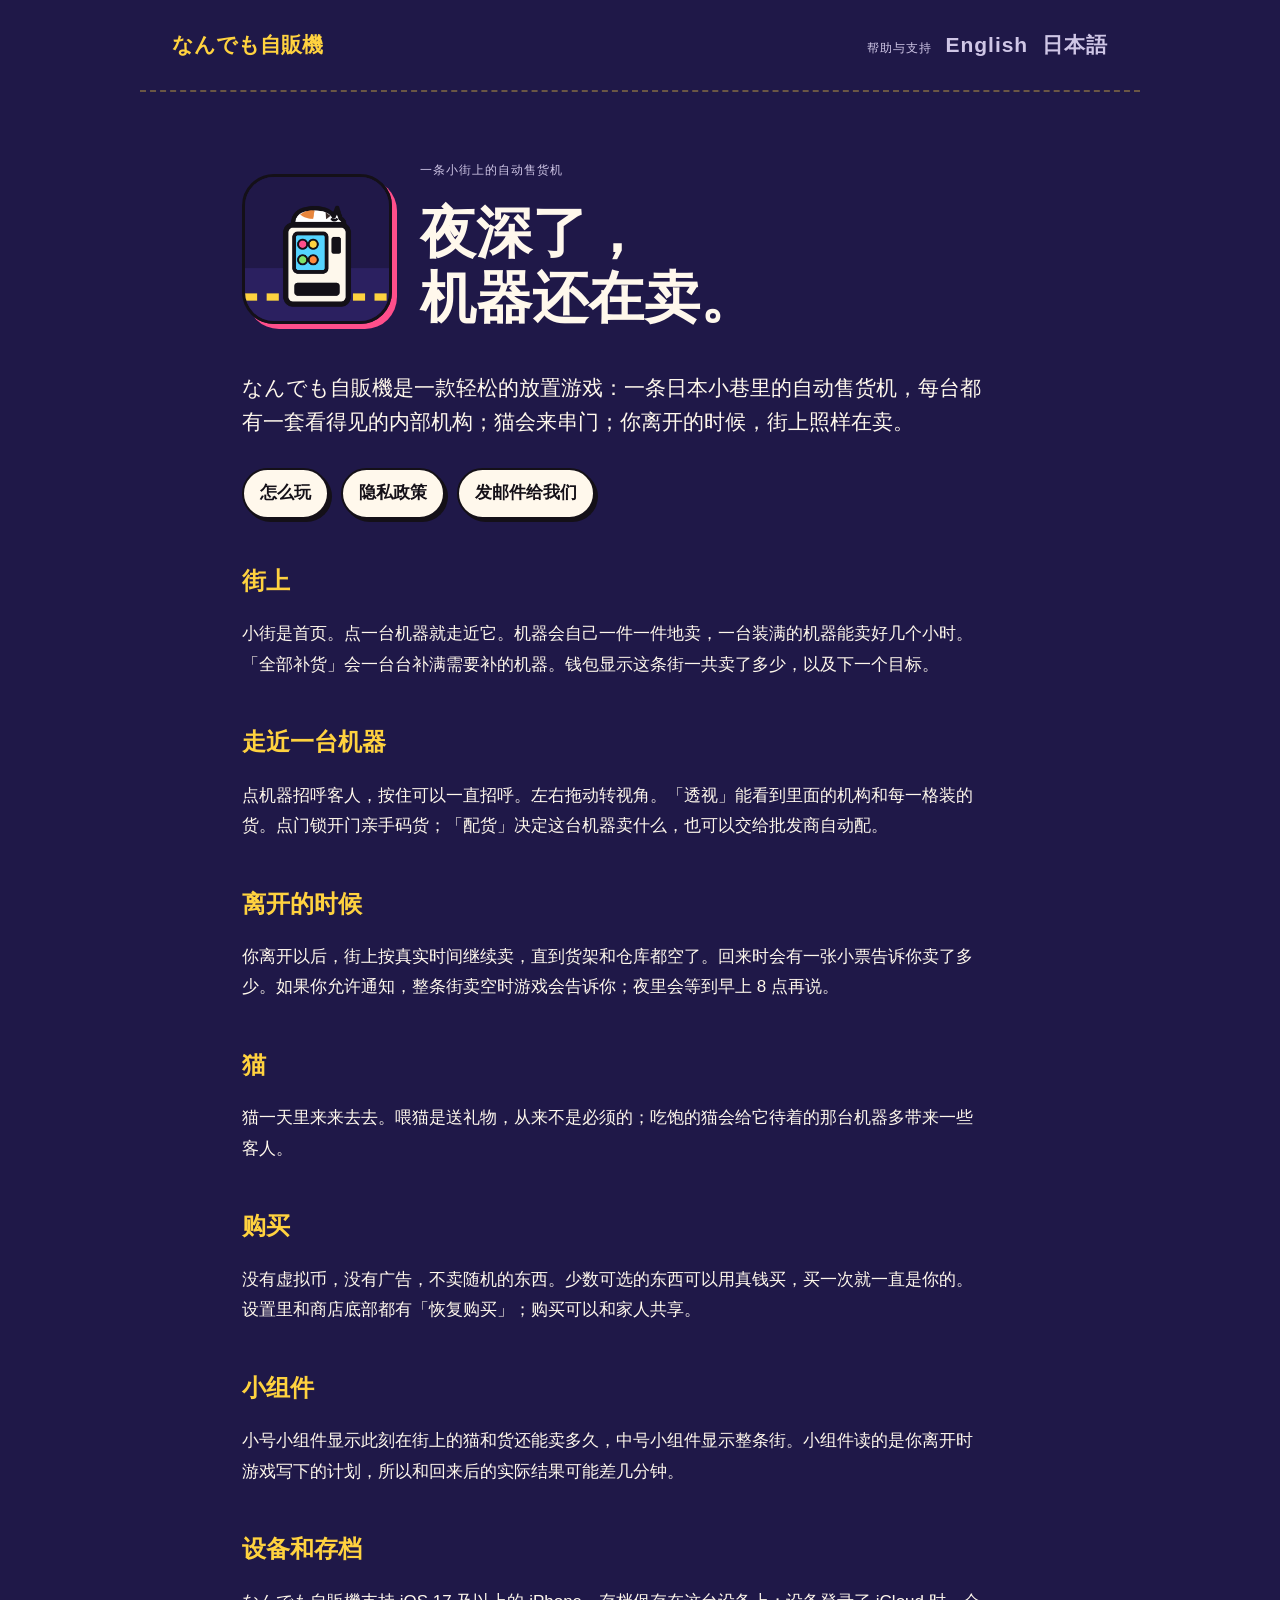
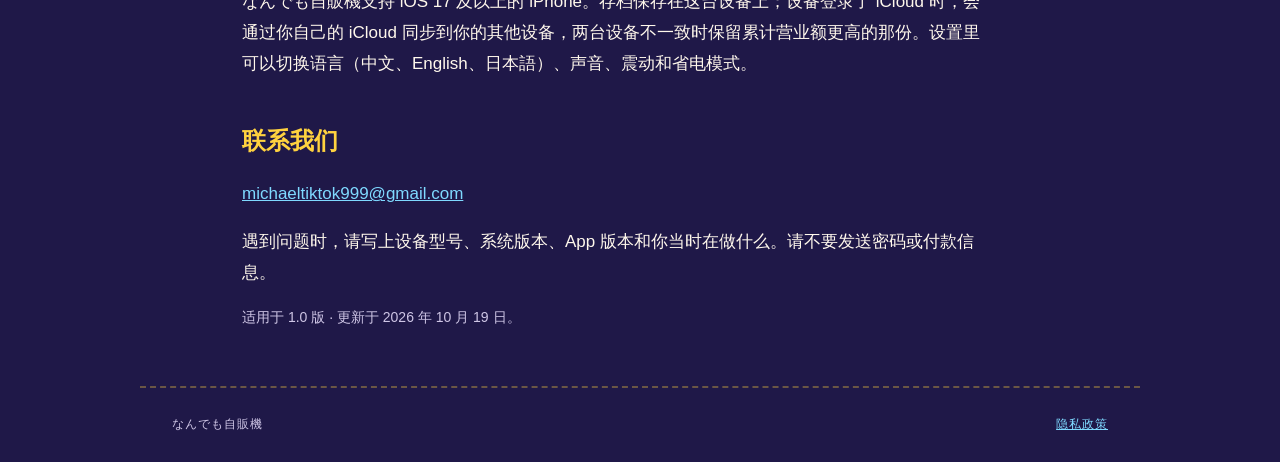
<file: nandemo/zh.html>
<!doctype html><html lang="zh-Hans"><head><meta charset="utf-8"><meta name="viewport" content="width=device-width,initial-scale=1"><title>なんでも自販機 · 支持</title><link rel="stylesheet" href="site.css"></head><body><header><a href="zh.html">なんでも自販機</a><span class="langs">帮助与支持<a href="index.html">English</a><a href="ja.html">日本語</a></span></header><main><div class="intro"><img src="icon.png" alt="夜里的一台自动售货机，顶上睡着一只猫"><div><p class="eyebrow">一条小街上的自动售货机</p><h1>夜深了，<br>机器还在卖。</h1></div></div><p class="lead">なんでも自販機是一款轻松的放置游戏：一条日本小巷里的自动售货机，每台都有一套看得见的内部机构；猫会来串门；你离开的时候，街上照样在卖。</p><nav><a href="#help">怎么玩</a><a href="privacy-zh.html">隐私政策</a><a href="mailto:michaeltiktok999@gmail.com?subject=Nandemo%20Jihanki%20support">发邮件给我们</a></nav><section id="help"><h2>街上</h2><p>小街是首页。点一台机器就走近它。机器会自己一件一件地卖，一台装满的机器能卖好几个小时。「全部补货」会一台台补满需要补的机器。钱包显示这条街一共卖了多少，以及下一个目标。</p><h2>走近一台机器</h2><p>点机器招呼客人，按住可以一直招呼。左右拖动转视角。「透视」能看到里面的机构和每一格装的货。点门锁开门亲手码货；「配货」决定这台机器卖什么，也可以交给批发商自动配。</p><h2>离开的时候</h2><p>你离开以后，街上按真实时间继续卖，直到货架和仓库都空了。回来时会有一张小票告诉你卖了多少。如果你允许通知，整条街卖空时游戏会告诉你；夜里会等到早上 8 点再说。</p><h2>猫</h2><p>猫一天里来来去去。喂猫是送礼物，从来不是必须的；吃饱的猫会给它待着的那台机器多带来一些客人。</p><h2>购买</h2><p>没有虚拟币，没有广告，不卖随机的东西。少数可选的东西可以用真钱买，买一次就一直是你的。设置里和商店底部都有「恢复购买」；购买可以和家人共享。</p><h2>小组件</h2><p>小号小组件显示此刻在街上的猫和货还能卖多久，中号小组件显示整条街。小组件读的是你离开时游戏写下的计划，所以和回来后的实际结果可能差几分钟。</p><h2>设备和存档</h2><p>なんでも自販機支持 iOS 17 及以上的 iPhone。存档保存在这台设备上；设备登录了 iCloud 时，会通过你自己的 iCloud 同步到你的其他设备，两台设备不一致时保留累计营业额更高的那份。设置里可以切换语言（中文、English、日本語）、声音、震动和省电模式。</p><h2>联系我们</h2><p><a href="mailto:michaeltiktok999@gmail.com">michaeltiktok999@gmail.com</a></p><p>遇到问题时，请写上设备型号、系统版本、App 版本和你当时在做什么。请不要发送密码或付款信息。</p><p class="small">适用于 1.0 版 · 更新于 2026 年 10 月 19 日。</p></section></main><footer><span>なんでも自販機</span><a href="privacy-zh.html">隐私政策</a></footer></body></html>
</file>
<file: hush/site.css>
*{box-sizing:border-box}body{margin:0;color:#243e40;background:#f7f0df;font:17px/1.8 -apple-system,sans-serif}header,footer{max-width:1000px;margin:auto;padding:26px 32px;display:flex;justify-content:space-between;border-bottom:1px solid #ccc8b6}header a{font:22px "American Typewriter",monospace;letter-spacing:.2em;text-decoration:none}header span,.eyebrow,footer{font-size:11px;letter-spacing:.09em;color:#647266}main{max-width:850px;margin:60px auto;padding:0 32px}h1{font:64px/1.05 "Iowan Old Style",serif;letter-spacing:-.025em;margin:30px 0}h2{font:29px "Iowan Old Style",serif;margin:45px 0 12px}p{max-width:730px}a{color:#476d66}.small{font-size:13px;color:#637365}footer{border-top:1px solid #ccc8b6;border-bottom:0}@media(max-width:600px){h1{font-size:44px}header{gap:20px}header span{max-width:150px}}
</file>
<file: little-worlds/site.css>
*{box-sizing:border-box}html{color-scheme:light}body{margin:0;color:#3b4b49;background:#f4eee0;font:17px/1.8 -apple-system,BlinkMacSystemFont,sans-serif}header,footer{max-width:1080px;margin:auto;padding:27px 32px;display:flex;justify-content:space-between;gap:24px;border-bottom:1px solid #d8cebb}header a{font:22px Georgia,serif;text-decoration:none}header span,.eyebrow,footer{font-size:12px;letter-spacing:.08em;color:#7a8170}main{max-width:930px;margin:64px auto;padding:0 32px}h1{font:clamp(42px,6vw,68px)/1.1 Georgia,serif;letter-spacing:-.03em;margin:24px 0}h2{font:28px Georgia,serif;margin:44px 0 12px}p{max-width:760px}a{color:#58736b}.lead{font:23px/1.6 Georgia,serif}.intro{display:flex;align-items:center;gap:32px}.intro img{width:168px;height:168px;border-radius:32px;box-shadow:0 8px 20px #58463018}.small{font-size:14px;color:#6c786d}nav{display:flex;flex-wrap:wrap;gap:24px;margin:32px 0}footer{border-top:1px solid #d8cebb;border-bottom:0}li{padding:5px 0}@media(max-width:600px){header,footer{padding:22px 24px;flex-wrap:wrap}main{margin:36px auto;padding:0 24px}.intro{align-items:flex-start;gap:20px}.intro img{width:90px;height:90px;border-radius:20px}.lead{font-size:20px}}
</file>
<file: nandemo/site.css>
*{box-sizing:border-box}html{color-scheme:dark}body{margin:0;color:#fff8ec;background:#1f1848;font:17px/1.8 -apple-system,BlinkMacSystemFont,"PingFang SC","Hiragino Sans",sans-serif}header,footer{max-width:1000px;margin:auto;padding:26px 32px;display:flex;justify-content:space-between;align-items:center;gap:20px;flex-wrap:wrap;border-bottom:2px dashed #ffd23f55}header a{font-weight:800;font-size:21px;color:#ffd23f;text-decoration:none}header span,.eyebrow,footer{font-size:12px;letter-spacing:.08em;color:#cfc6e6}.langs a{margin-left:14px;color:#cfc6e6}main{max-width:860px;margin:56px auto;padding:0 32px}h1{font-size:clamp(36px,6vw,56px);line-height:1.15;margin:20px 0;font-weight:800}h2{font-size:24px;margin:40px 0 10px;color:#ffd23f}p,li{max-width:740px}a{color:#7fd9ff}.lead{font-size:21px;line-height:1.6}.intro{display:flex;align-items:center;gap:28px}.intro img{width:150px;height:150px;border-radius:32px;border:3px solid #141018;box-shadow:5px 5px 0 #ff4f8b}nav{display:flex;flex-wrap:wrap;gap:12px;margin:30px 0}nav a{padding:8px 16px;border:2px solid #141018;border-radius:999px;background:#fff8ec;color:#141018;font-weight:700;text-decoration:none;box-shadow:3px 3px 0 #141018}.small{font-size:14px;color:#cfc6e6}footer{border-top:2px dashed #ffd23f55;border-bottom:0}@media(max-width:600px){header,footer{padding:22px 24px}main{margin:32px auto;padding:0 24px}.intro{align-items:flex-start;gap:18px}.intro img{width:88px;height:88px;border-radius:20px}.lead{font-size:19px}}
</file>
